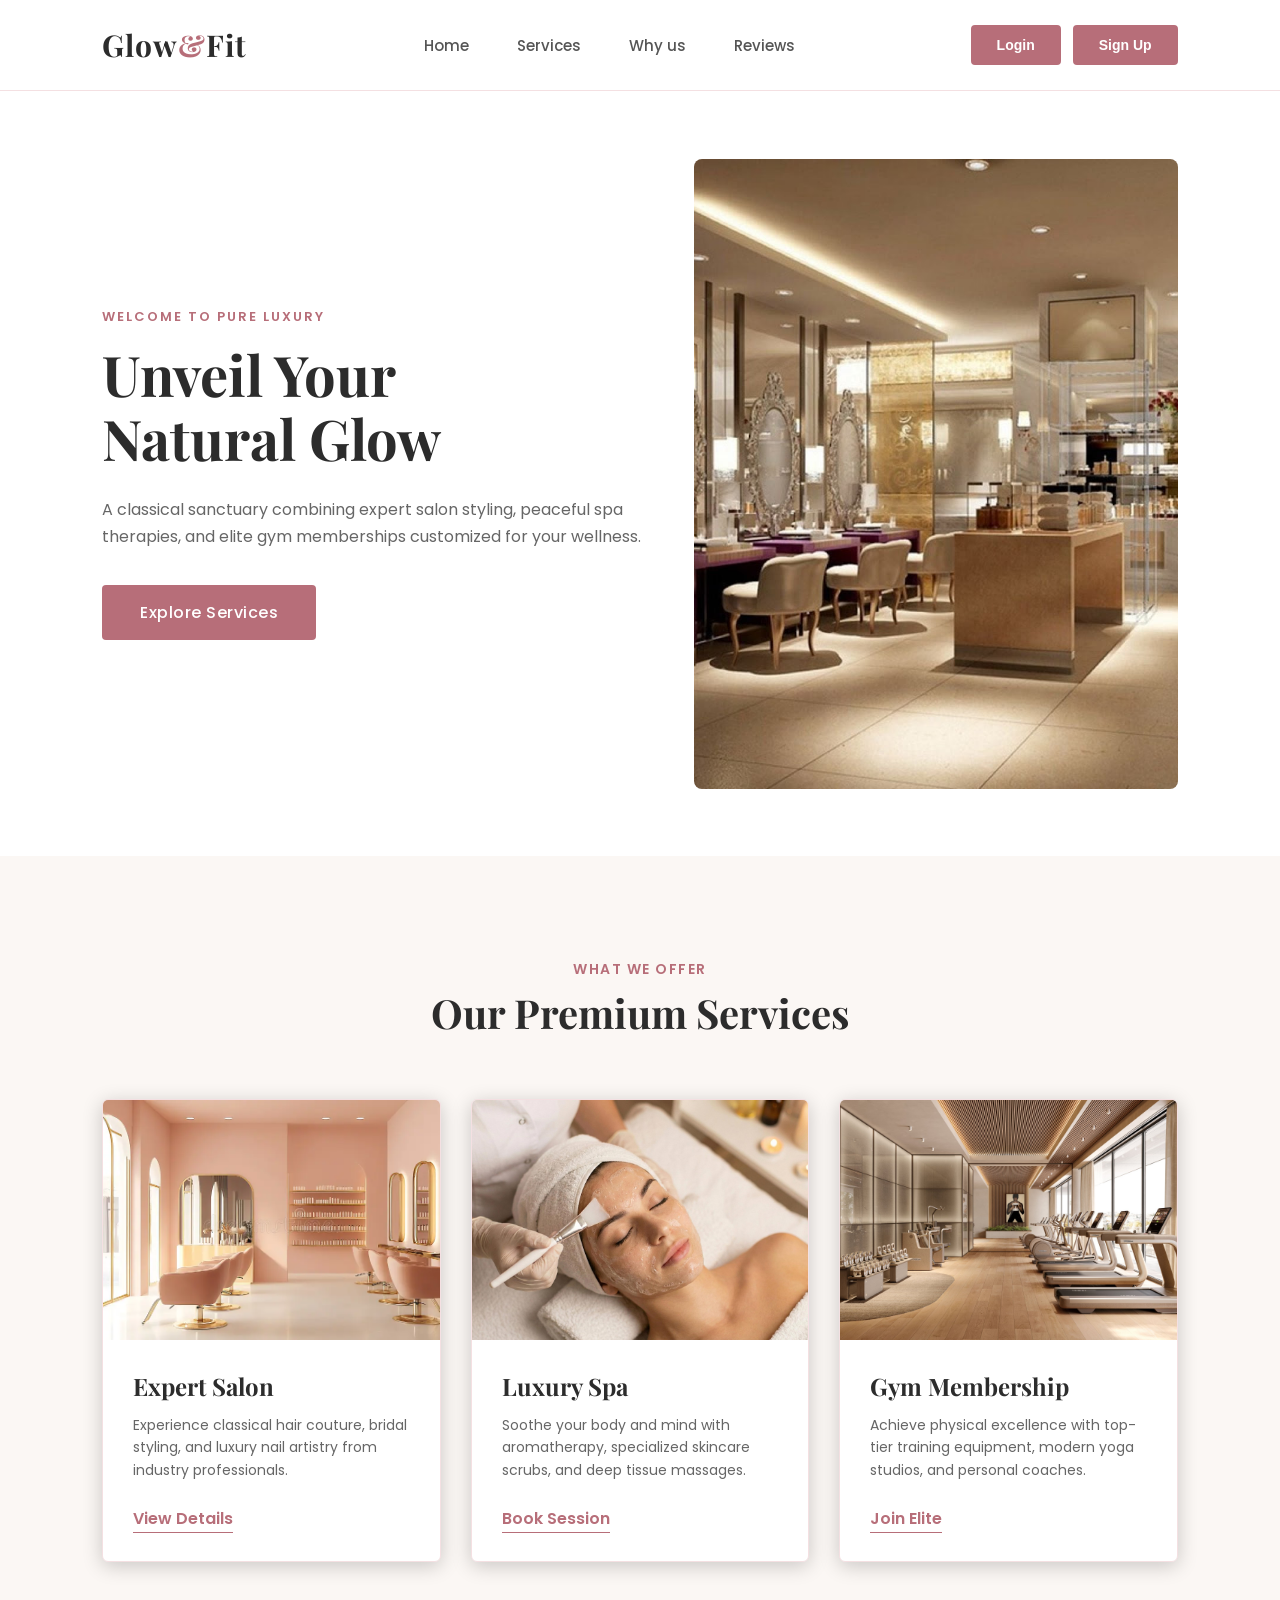
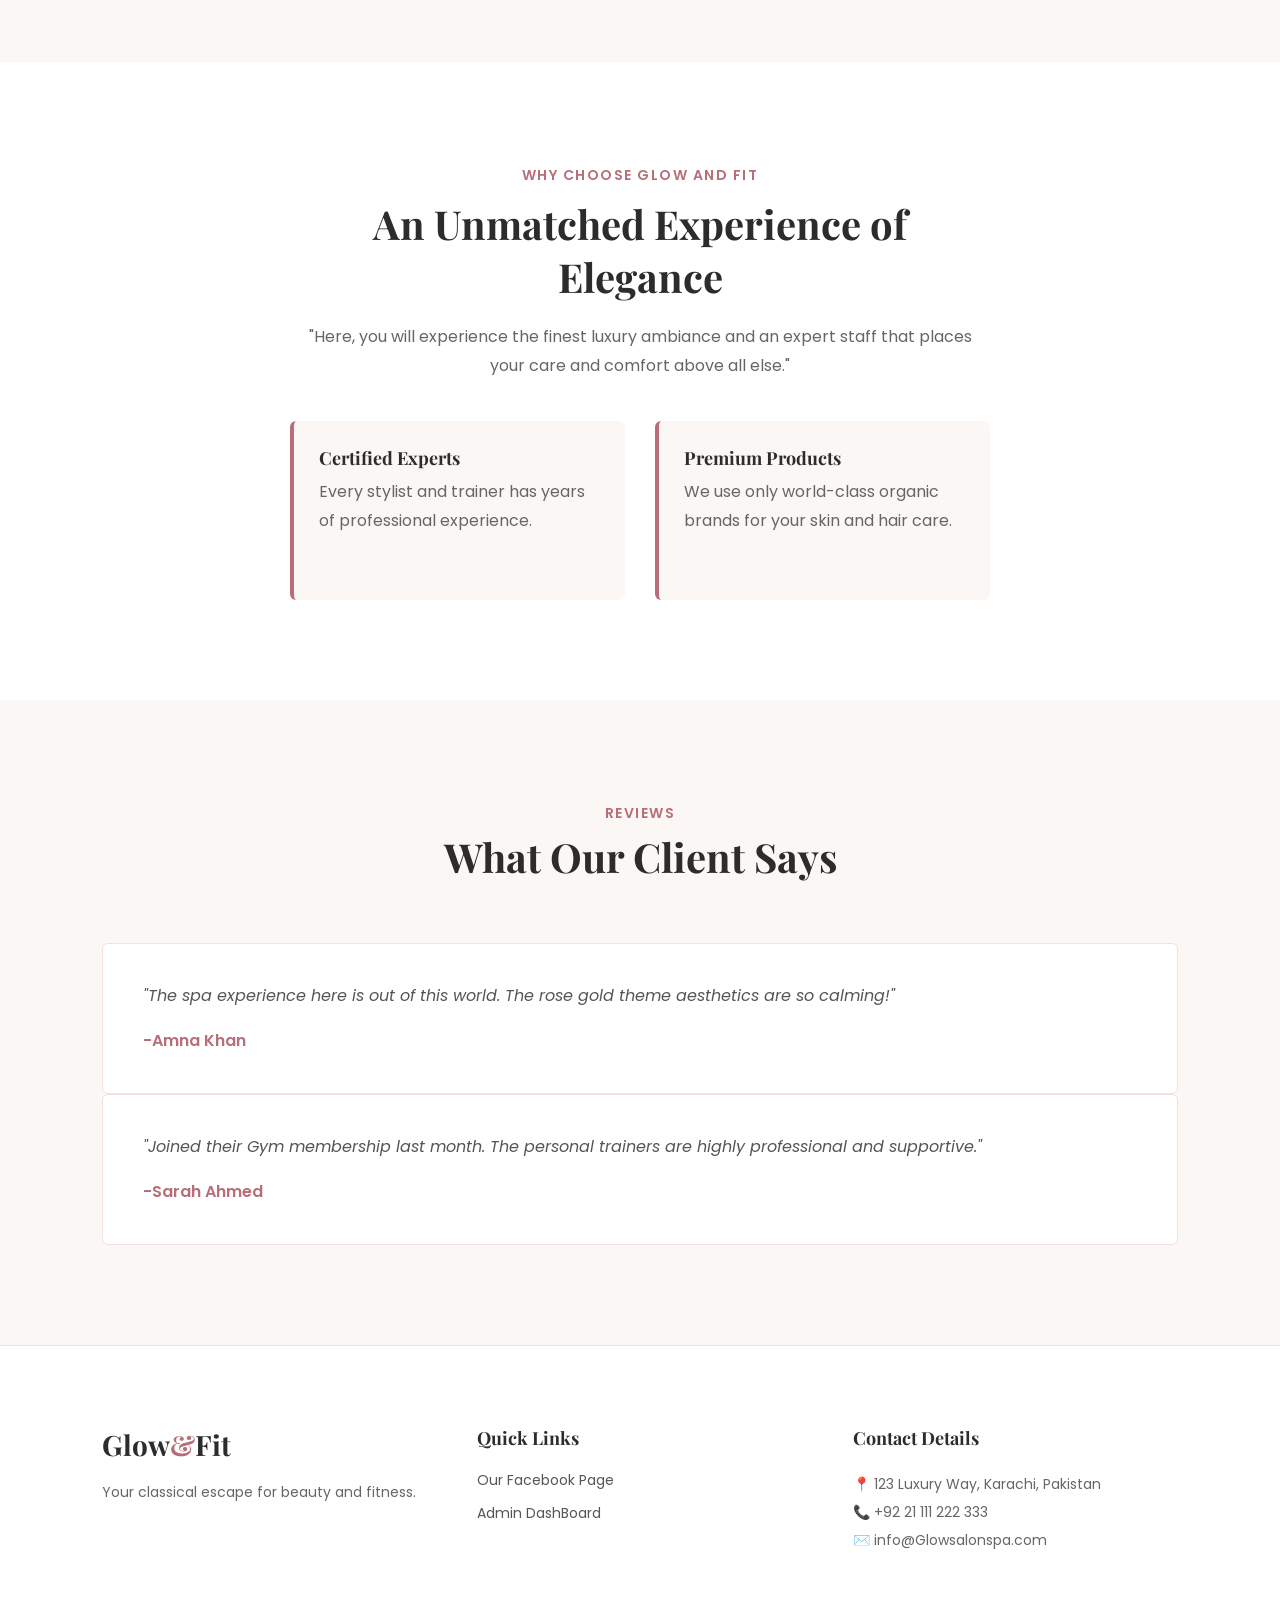
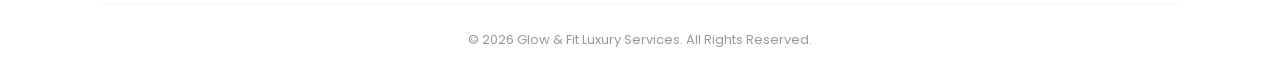
<file: index.html>
<!DOCTYPE html>
<html lang="en">
<head>
    <meta charset="UTF-8">
    <meta name="viewport" content="width=device-width, initial-scale=1.0">
    <title>Glow and Fit | Spa, Salon & Gym</title>
    <link rel="stylesheet" href="style.css">
    <link href="https://fonts.googleapis.com/css2?family=Playfair+Display:ital,wght=0,400..900;1,400..900&family=Poppins:wght=300;400;500;600&display=swap" rel="stylesheet">
</head>
<body>

<div class="custom-preloader" id="preloader">
    <div class="preloader-content">Glow<span>&</span>Fit</div>
</div>

<header class="navbar">
    <div class="logo">Glow<span>&</span>Fit</div>
    <nav class="nav-links">
        <a href="#home">Home</a>  
        <a href="#services">Services</a>
        <a href="#why-choose-us">Why us</a> 
        <a href="#testimonials">Reviews</a>
    </nav>
    <div class="nav-auth-btns">
        <button id="loginBtn" class="btn-login">Login</button>
        <button id="signupBtn" class="btn-signup">Sign Up</button>
    </div>
</header>

<section id="home" class="hero">
    <div class="hero-content">
        <span class="hero-tagline">Welcome to Pure Luxury</span> 
        <h1>Unveil Your <br>Natural Glow</h1>
        <p>A classical sanctuary combining expert salon styling, peaceful spa therapies, and elite gym memberships customized for your wellness.</p>
        <a href="#services" class="btn-cta">Explore Services</a>
    </div>
    <div class="hero-img-container">
        <div class="hero-main-img"></div>
    </div>
</section>

<section id="services" class="services-container">
    <div class="section-title">
        <span>What We Offer</span>
        <h2>Our Premium Services</h2>
    </div>
    <div class="services-grid">
        <div class="service-card">
            <div class="card-image salon-img"></div>
            <div class="card-content">
                <h3>Expert Salon</h3>
                <p>Experience classical hair couture, bridal styling, and luxury nail artistry from industry professionals.</p>
                <a href="#" class="card-link">View Details</a>
            </div>
        </div>  
        <div class="service-card">
            <div class="card-image spa-img"></div>
            <div class="card-content">
                <h3>Luxury Spa</h3>
                <p>Soothe your body and mind with aromatherapy, specialized skincare scrubs, and deep tissue massages.</p>
                <a href="#" class="card-link">Book Session </a>
            </div>
        </div>
        <div class="service-card">
            <div class="card-image gym-img"></div>
            <div class="card-content">
                <h3>Gym Membership</h3>
                <p>Achieve physical excellence with top-tier training equipment, modern yoga studios, and personal coaches.</p>
                <a href="#" class="card-link">Join Elite</a>
            </div>
        </div>
    </div>
</section>

<section id="why-choose-us" class="why-us-container">
    <div class="why-us-content">
        <span>Why choose Glow and Fit</span>
        <h2>An Unmatched Experience of Elegance</h2>
        <p>"Here, you will experience the finest luxury ambiance and an expert staff that places your care and comfort above all else."</p>
        <div class="features-list">
            <div class="feature-item">
                <h4>Certified Experts</h4>
                <p>Every stylist and trainer has years of professional experience.</p>
            </div>
            <div class="feature-item">
                <h4>Premium Products</h4>
                <p>We use only world-class organic brands for your skin and hair care.</p>
            </div>
        </div>
    </div>
</section>

<section id="testimonials" class="testimonails-container">
    <div class="section-title">
        <span>Reviews</span>
        <h2>What Our Client Says</h2>
    </div>
    <div class="testimonials-grid">
        <div class="testimonial-card">
            <p class="review-text">"The spa experience here is out of this world. The rose gold theme aesthetics are so calming!"</p>
            <h4 class="cleint-name">-Amna Khan</h4>
        </div>
        <div class="testimonial-card">
            <p class="review-text">"Joined their Gym membership last month. The personal trainers are highly professional and supportive."</p>
            <h4 class="cleint-name">-Sarah Ahmed</h4> 
        </div>
    </div>
</section>

<footer class="footer">
    <div class="footer-grid">
        <div class="footer-box">
            <h3 class="footer-logo">Glow<span>&</span>Fit</h3>
            <p>Your classical escape for beauty and fitness.</p>
        </div>
        <div class="footer-box">
            <h4>Quick Links</h4>
            <a href="https://www.facebook.com" target="_blank">Our Facebook Page</a>
            <a href="Dashboard.html">Admin DashBoard</a>
        </div>
        <div class="footer-box">
            <h4>Contact Details</h4>
            <p>📍 123 Luxury Way, Karachi, Pakistan</p>
            <p>📞 +92 21 111 222 333</p>
            <p>✉️ info@Glowsalonspa.com</p>
        </div>
    </div>
    <div class="footer-bottom">
        <p>&copy; 2026 Glow & Fit Luxury Services. All Rights Reserved.</p> 
    </div>
</footer>

<div class="login-overlay" id="authModal">
    <div class="login-modal-box">
        <span class="close-btn" id="closeModal">&times;</span>
        
        <div class="modal-header">
            <h2 class="logo">Glow<span>&</span>Fit</h2>
            <div class="auth-tabs">
                <button class="tab-btn active" id="loginTab">Login</button>
                <button class="tab-btn" id="signupTab">Sign Up</button>
            </div>
        </div>

        <form id="loginForm" class="modal-form">
            <div class="input-field">
                <label>Email Address</label>
                <input type="email" id="loginEmail" placeholder="example@mail.com" required>
            </div>
            <div class="input-field">
                <label>Password</label>
                <input type="password" id="loginPassword" placeholder="••••••••" required>
            </div>
            <div class="error-msg" id="loginError"></div>
            <button type="submit" class="btn-submit">Login Now</button>
        </form>

        <form id="signupForm" class="modal-form style-hidden">
            <div class="input-field">
                <label>Username</label>
                <input type="text" id="signupUser" placeholder="Your Full Name" required>
            </div>
            <div class="input-field">
                <label>Email Address</label>
                <input type="email" id="signupEmail" placeholder="example@mail.com" required>
            </div>
            <div class="input-field">
                <label>Address</label>
                <input type="text" id="signupAddress" placeholder="Your City/Address" required>
            </div>
            <div class="input-field">
                <label>Password</label>
                <input type="password" id="signupPassword" placeholder="••••••••" required>
            </div>
            <div class="error-msg success" id="signupSuccess"></div>
            <button type="submit" class="btn-submit">Register Now</button>
        </form>
    </div>
</div>

<script>
    // PRELOADER TIMEOUT LOGIC
    window.addEventListener('DOMContentLoaded', () => {
        const preloader = document.getElementById('preloader');
        setTimeout(() => {
            preloader.classList.add('fade-out');
        }, 1500); // 1500 milliseconds = 1.5 Seconds delay
    });

    const authModal = document.getElementById('authModal');
    const loginBtn = document.getElementById('loginBtn');
    const signupBtn = document.getElementById('signupBtn');
    const closeModal = document.getElementById('closeModal');

    const loginTab = document.getElementById('loginTab');
    const signupTab = document.getElementById('signupTab');
    const loginForm = document.getElementById('loginForm');
    const signupForm = document.getElementById('signupForm');

    const loginError = document.getElementById('loginError');
    const signupSuccess = document.getElementById('signupSuccess');

    // Modal behavior open/close
    loginBtn.addEventListener('click', () => {
        authModal.style.display = 'flex';
        switchTab('login');
    });

    signupBtn.addEventListener('click', () => {
        authModal.style.display = 'flex';
        switchTab('signup');
    });

    closeModal.addEventListener('click', () => {
        authModal.style.display = 'none';
        clearMessages();
    });

    window.addEventListener('click', (e) => {
        if (e.target === authModal) {
            authModal.style.display = 'none';
            clearMessages();
        }
    });

    // Tab Switching functionality
    loginTab.addEventListener('click', () => switchTab('login'));
    signupTab.addEventListener('click', () => switchTab('signup'));

    function switchTab(type) {
        clearMessages();
        if (type === 'login') {
            loginTab.classList.add('active');
            signupTab.classList.remove('active');
            loginForm.classList.remove('style-hidden');
            signupForm.classList.add('style-hidden');
        } else {
            signupTab.classList.add('active');
            loginTab.classList.remove('active');
            signupForm.classList.remove('style-hidden');
            loginForm.classList.add('style-hidden');
        }
    }

    function clearMessages() {
        loginError.innerText = '';
        signupSuccess.innerText = '';
        signupSuccess.classList.remove('error-text');
    }

    // ========================================================
    // LOGIC CODE: UPDATED BACKEND SIMULATION USING LOCALSTORAGE
    // ========================================================

    signupForm.addEventListener('submit', (e) => {
        e.preventDefault();
        
        const username = document.getElementById('signupUser').value.trim();
        const email = document.getElementById('signupEmail').value.trim().toLowerCase();
        const address = document.getElementById('signupAddress').value.trim();
        const password = document.getElementById('signupPassword').value;

        let users = JSON.parse(localStorage.getItem('glowFitUsers')) || [];

        // Check if email already registered
        const userExists = users.some(user => user.email === email);

        if (userExists) {
            signupSuccess.innerText = '❌ This Email is already registered! Please Login.';
            signupSuccess.classList.add('error-text');
            return;
        }

        // Add new user data object
        users.push({ username, email, address, password });
        localStorage.setItem('glowFitUsers', JSON.stringify(users));

        // Current register hone wale user ka naam save ho raha hai
        localStorage.setItem('userName', username);

        signupSuccess.classList.remove('error-text');
        signupSuccess.innerText = '✅ Registration Successful! Redirecting to Dashboard...';
        signupForm.reset();

        setTimeout(() => {
            window.location.href = 'Dashboard.html';
        }, 1500);
    });

    loginForm.addEventListener('submit', (e) => {
        e.preventDefault();

        const email = document.getElementById('loginEmail').value.trim().toLowerCase();
        const password = document.getElementById('loginPassword').value;

        let users = JSON.parse(localStorage.getItem('glowFitUsers')) || [];

        // Find user by email and password match
        const validUser = users.find(user => user.email === email && user.password === password);

        if (validUser) {
            loginError.innerText = '';

            // Login hone wale correct user ka actual naam memory me save ho raha hai
            localStorage.setItem('userName', validUser.username);
            
            window.location.href = 'Dashboard.html';
        } else {
            loginError.innerText = '❌ Invalid Email or Password. Please Sign Up if you are a new user!';
        }
    });
</script>

</body>
</html>
</file>
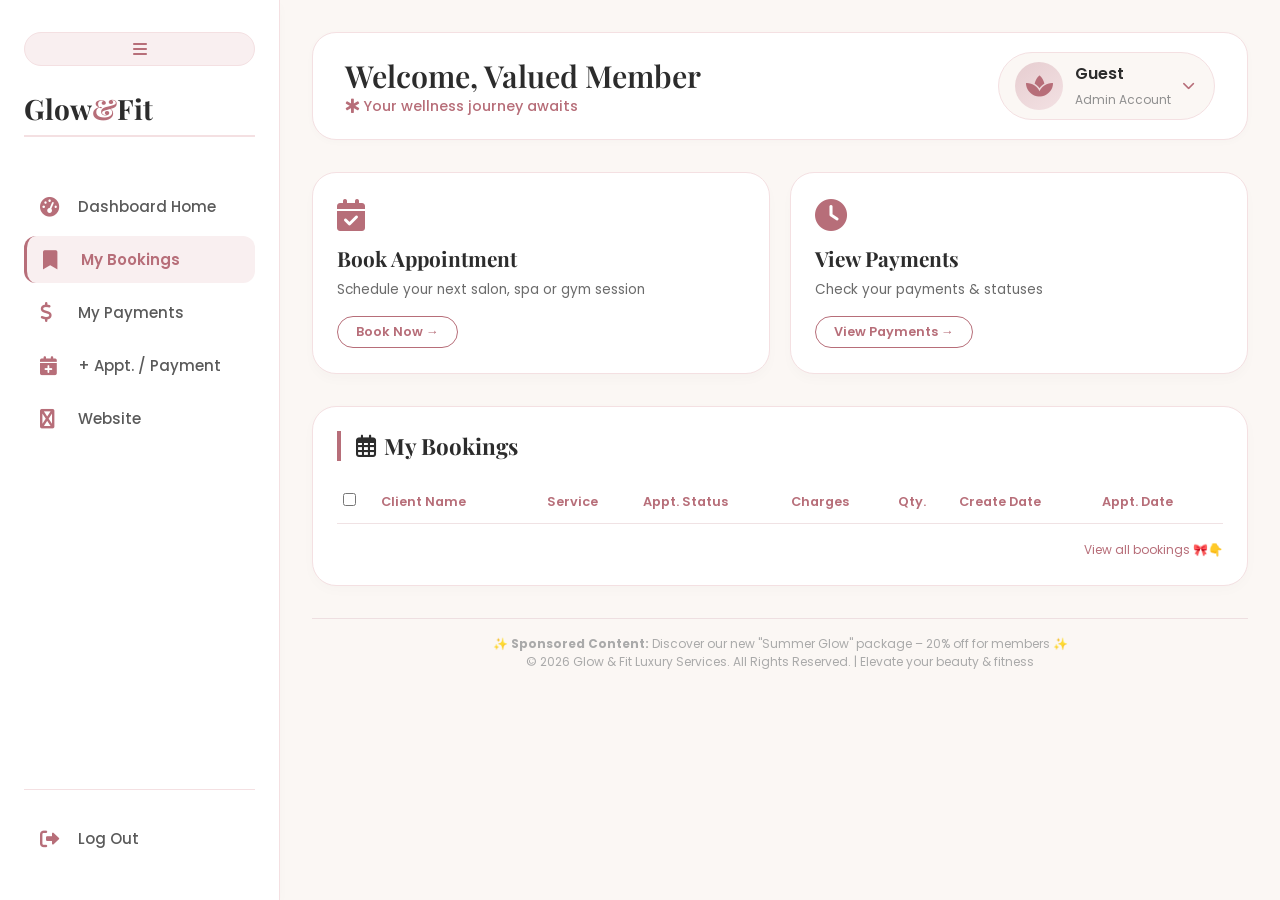
<file: BookingDashboard.html>
<!DOCTYPE html>
<html lang="en">
<head>
    <meta charset="UTF-8">
    <meta name="viewport" content="width=device-width, initial-scale=1.0, user-scalable=yes">
    <title>Glow & Fit | Client Dashboard</title>
    <link rel="stylesheet" href="Dashboard.css">
    <link rel="stylesheet" href="Form.css">
    <link href="https://fonts.googleapis.com/css2?family=Playfair+Display:ital,wght@0,400..900;1,400..900&family=Poppins:wght@300;400;500;600;700&display=swap" rel="stylesheet">
    <link rel="stylesheet" href="https://cdnjs.cloudflare.com/ajax/libs/font-awesome/6.0.0-beta3/css/all.min.css">
</head>

<body>
<div class="dashboard-wrapper">
    
    <!-- SIDEBAR -->
    <aside class="sidebar">
        <button id="toggleSidebar" class="toggle-btn-inner">
            <i class="fas fa-bars"></i>
        </button>
        <div class="sidebar-logo">Glow<span>&</span>Fit</div>
        <ul class="nav-menu">
            <li><a href="Dashboard.html" class="nav-item"><i class="fas fa-tachometer-alt"></i> Dashboard Home</a></li>
            <li><a href="BookingDashboard.html" class="nav-item active"><i class="fas fa-bookmark"></i> My Bookings</a></li>
            <li><a href="PaymentDashboard.html" class="nav-item"><i class="fa fa-usd"></i>My Payments</a></li>
            <li><a href="#" class="nav-item bookNowBtn"><i class="fas fa-calendar-plus"></i>+ Appt. / Payment</a></li>
            <li><a href="index.html" class="nav-item"><i class="fa fa-internet-explorer"></i> Website</a></li>
        </ul>
        <div class="logout-item">
            <a href="#" class="nav-item log-out-btn-sidebar"><i class="fas fa-sign-out-alt"></i> Log Out</a>
        </div>
    </aside>

    <!-- MAIN CONTENT -->
    <main class="main-dashboard">
        <!-- Mobile Top Nav Bar -->
        <div class="mobile-nav-bar">
            <button id="openMobileSidebar" class="mobile-toggle-btn">
                <i class="fas fa-bars"></i> Menu
            </button>
            <div class="mobile-logo">Glow<span>&</span>Fit</div>
        </div>

        <!-- Dashboard Header -->
        <div class="dashboard-header">
            <div class="welcome-area">
               <h1>Welcome, <span id="dynamic-user-name">Sophia Reynolds</span></h1>
                <p><i class="fas fa-star-of-life"></i> Your wellness journey awaits</p>
            </div>
            <div class="profile-section">
                <div class="profile-icon">
                    <i class="fas fa-spa"></i>
                </div>
                <div class="profile-info">
                   <h4 id="dynamic-profile-name">Sophia R.</h4>
                    <span>Admin Account</span>
                </div>
                <i class="fas fa-chevron-down" style="color:#b76e79; font-size: 0.8rem;"></i>
            </div>
        </div>

        <!-- Quick Actions Row -->
        <div class="quick-actions">
            <div class="action-card">
                <i class="fas fa-calendar-check"></i>
                <h3>Book Appointment</h3>
                <p>Schedule your next salon, spa or gym session</p>
                <a href="#" class="action-btn bookNowBtn">Book Now →</a>
            </div>
            <div class="action-card">
                <i class="fas fa-clock"></i>
                <h3>View Payments</h3>
                <p>Check your payments & statuses</p>
                <a href="PaymentDashboard.html" class="action-btn">View Payments →</a>
            </div>
        </div>

        <!-- Dashboard Full Width Columns -->
        <div class="full-width-card">
        <!-- Upcoming Appointments Table -->
        <div class="info-card table-wrapper">
            <h3><i class="far fa-calendar-alt"></i>My Bookings</h3>
            <table class="appointments-table">
			<thead>			
				<tr>
				<th><input type="checkbox"></th>
				<th>Client Name</th>
				<th> </th>
				<th>Service</th>
				<th>Appt. Status</th>
				<th>Charges</th>
				<th>Qty.</th>
				<th>Create Date</th>
				<th>Appt. Date</th>
				</tr>
			</thead>
                    
			<tbody id="bookingTableBody"></tbody>
        
			</table>
                
			<div style="margin-top: 12px; text-align: right;">
                    <a href="BookingDashboard.html" class="card-link">View all bookings 🎀👇</a></div>
        </div>
		</div>
     
        <!-- Footer -->
        <div class="dashboard-footer">
            <p>✨ <strong>Sponsored Content:</strong> Discover our new "Summer Glow" package – 20% off for members ✨</p>
            <p>© 2026 Glow & Fit Luxury Services. All Rights Reserved. | Elevate your beauty & fitness</p>
        </div>
    </main>
</div>



<!-- LOGOUT MODAL -->
<div id="logoutModal" class="modal-overlay">
    <div class="logout-card">
        <div class="card-icon">
            <i class="fas fa-sign-out-alt"></i>
        </div>
        <h2>Are you sure you want to log out?</h2>
        <p>You will need to login again to access your Glow & Fit dashboard.</p>
        <div class="modal-buttons">
            <button id="confirmLogout" class="btn-yes">Yes, Log Out</button>
            <button id="cancelLogout" class="btn-no">No, Stay</button>
        </div>
    </div>
</div>



<!-- NEW BOOKING FORM + Calculator --->
<!-- NEW BOOKING FORM + Calculator --->

<div class="login-overlay" id="loginModal">
    		<div class="booking-modal">

        		<span class="close-btn" id="closeModal">&times;</span>

        		<div class="modal-header">
           			<h2 class="logo">Glow<span>&</span>Fit</h2>
            			<p>Register New Payment / Book New Appointment</p>
        		</div>

        	<form action="BookingDashboard.html" class="modal-form" id="bookingForm">

            		<!-- Client -->
            	<div class="input-group">
                <label>Client Name</label>
                <input type="text" id="clientName" placeholder="Client Full Name">
                </div>

            		<!-- Dates -->
            		<div class="row">
                		<div class="input-group">
                    		<label>Create Date</label>
                    		<input type="date" id="createDate">
                	    </div>

                	     <div class="input-group">
                    		<label>Appointment Date</label>
                    		<input type="date" id="appointmentDate">
                	     </div>

						<div class="input-group">
                    		<label>Payment Date</label>
                    		<input type="date" id="paymentDate">
                	     </div>
            		</div>

            		<!-- Services -->
					
            	<div class="service-section">
    				<h4>Services Requested</h4>
    				<div class="service-item">
        				<label><input type="checkbox" class="service-checkbox" data-price="100">Haircut ($100)</label>
        				<input type="number" class="service-qty" placeholder="Qty" min="1" value="1" disabled>
    				</div>

    				<div class="service-item">
        				<label><input type="checkbox" class="service-checkbox" data-price="105">Sauna Therapy ($105)</label>
        				<input type="number" class="service-qty" placeholder="Qty" min="1" value="1" disabled>
    				</div>

    				<div class="service-item">
        				<label><input type="checkbox" class="service-checkbox" data-price="105">Red Light Therapy ($105)</label>
        				<input type="number" class="service-qty" placeholder="Qty" min="1" value="1" disabled>
    				</div>

    				<div class="service-item">
        				<label><input type="checkbox" class="service-checkbox" data-price="115">Facial Treatment ($115)</label>
        				<input type="number" class="service-qty" placeholder="Qty" min="1" value="1" disabled>
    				</div>

    				<div class="service-item">
        				<label><input type="checkbox" class="service-checkbox" data-price="500">Gym Subscription - Quarterly ($500)</label>
        				<input type="number" class="service-qty" placeholder="Qty" min="1" value="1" disabled>
    				</div>

    				<div class="service-item">
        				<label><input type="checkbox" class="service-checkbox" data-price="500">Aerobic Subscription - Quarterly ($500)</label>
        				<input type="number" class="service-qty" placeholder="Qty" min="1" value="1" disabled>
    				</div>
				</div>
            		
				
				<!-- Statuses -->

            		<div class="row">

                	<div class="radio-box">
                    	<h4>Payment Status</h4>

                    		<label><input type="radio" name="payment" value="Received"> Received</label>

       				        <label><input type="radio" name="payment" value="Pending"> Pending</label>

							<label><input type="radio" name="payment" value="Cancelled"> Cancelled</label>
                	</div>

                	<div class="radio-box">
                    	<h4>Appointment Status</h4>

                    		<label><input type="radio" name="appointment" value="Upcoming"> Upcoming</label>

                    		<label><input type="radio" name="appointment" value="Completed"> Completed</label>

                    		<label><input type="radio" name="appointment" value="Cancelled"> Cancelled</label>
                	</div>

           	 	</div>

            		<!-- Charges -->

            		<div class="charges-box">

                	<h4>Your Bill</h4>

                	<div class="row">
                    		<div class="input-group">
                        		<label>Price</label>
                        		<input type="number" id="Price">
                    		</div>

                    		<div class="input-group">
                        		<label>Quantity</label>
                        		<input type="number" id="Quantity">
                    		</div>
                	</div>

                	<div class="result">
                    		Total: $<span id="Total">0.00</span>
                	</div>

            		</div>

            		<button type="submit" class="btn-submit">Submit</button>

        	</form>

    		</div>
</div>   


<script src="Dashboard.js"></script>

</body>
</html>
</file>
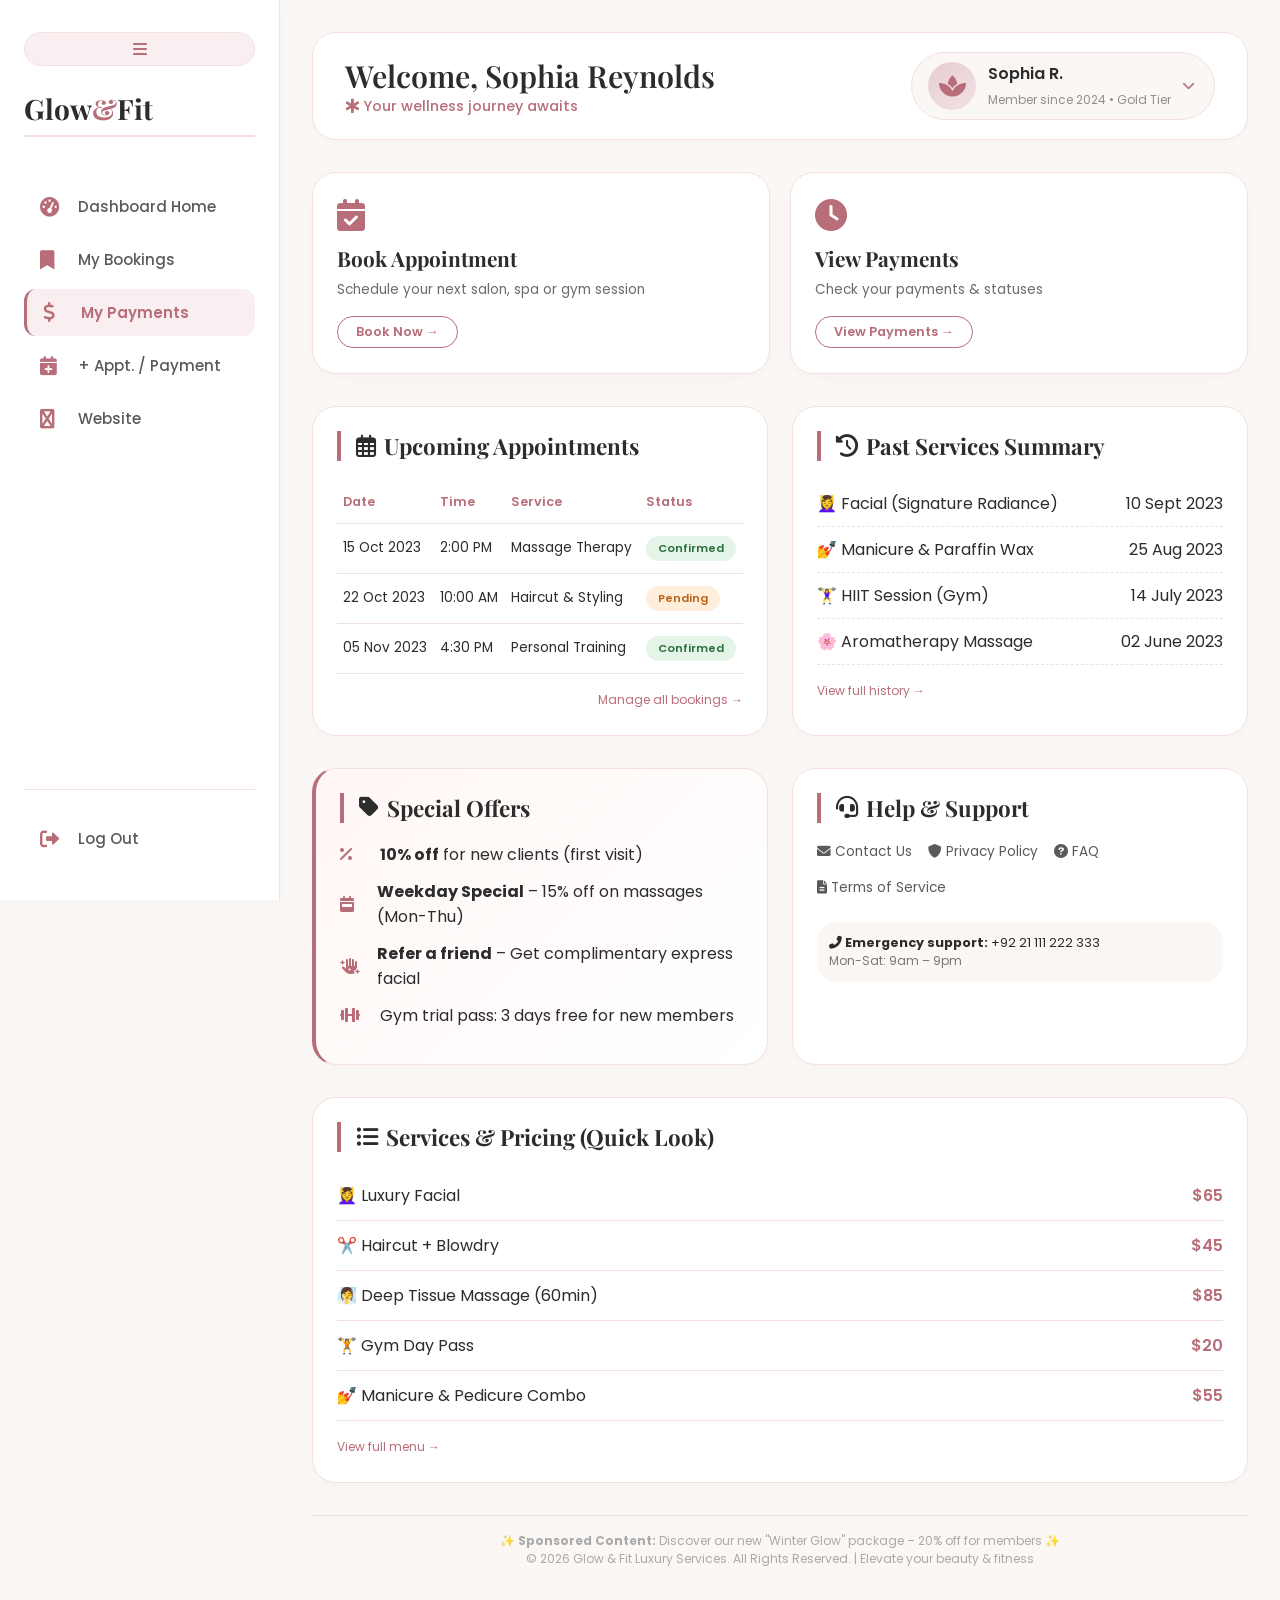
<file: dashboard.html>
<!DOCTYPE html>
<html lang="en">
<head>
    <meta charset="UTF-8">
    <meta name="viewport" content="width=device-width, initial-scale=1.0, user-scalable=yes">
    <title>Glow & Fit | Client Dashboard</title>
    <link rel="stylesheet" href="Dashboard.css">
    <link href="https://fonts.googleapis.com/css2?family=Playfair+Display:ital,wght@0,400..900;1,400..900&family=Poppins:wght@300;400;500;600;700&display=swap" rel="stylesheet">
    <link rel="stylesheet" href="https://cdnjs.cloudflare.com/ajax/libs/font-awesome/6.0.0-beta3/css/all.min.css">
</head>
<body>
<div class="dashboard-wrapper">
    
    <!-- SIDEBAR -->
    <aside class="sidebar">
        <button id="toggleSidebar" class="toggle-btn-inner">
            <i class="fas fa-bars"></i>
        </button>
        <div class="sidebar-logo">Glow<span>&</span>Fit</div>
        <ul class="nav-menu">
            <li><a href="dashboard.html" class="nav-item"><i class="fas fa-tachometer-alt"></i> Dashboard Home</a></li>
            <li><a href="BookingDashboard.html" class="nav-item"><i class="fas fa-bookmark"></i> My Bookings</a></li>
            <li><a href="PaymentDashboard.html" class="nav-item active"><i class="fa fa-usd"></i>My Payments</a></li>
            <li><a href="#" class="nav-item bookNowBtn"><i class="fas fa-calendar-plus"></i>+ Appt. / Payment</a></li>
            <li><a href="index.html" class="nav-item"><i class="fa fa-internet-explorer"></i> Website</a></li>
        </ul>
        <div class="logout-item">
            <a href="#" class="nav-item log-out-btn-sidebar"><i class="fas fa-sign-out-alt"></i> Log Out</a>
        </div>
    </aside>

    <!-- MAIN CONTENT -->
    <main class="main-dashboard">
        <!-- Mobile Top Nav Bar -->
        <div class="mobile-nav-bar">
            <button id="openMobileSidebar" class="mobile-toggle-btn">
                <i class="fas fa-bars"></i> Menu
            </button>
            <div class="mobile-logo">Glow<span>&</span>Fit</div>
        </div>

        <!-- Dashboard Header -->
        <div class="dashboard-header">
            <div class="welcome-area">
                <h1>Welcome, Sophia Reynolds</h1>
                <p><i class="fas fa-star-of-life"></i> Your wellness journey awaits</p>
            </div>
            <div class="profile-section">
                <div class="profile-icon">
                    <i class="fas fa-spa"></i>
                </div>
                <div class="profile-info">
                    <h4>Sophia R.</h4>
                    <span>Member since 2024 • Gold Tier</span>
                </div>
                <i class="fas fa-chevron-down" style="color:#b76e79; font-size: 0.8rem;"></i>
            </div>
        </div>

        <!-- Quick Actions Row -->
        <div class="quick-actions">
            <div class="action-card">
                <i class="fas fa-calendar-check"></i>
                <h3>Book Appointment</h3>
                <p>Schedule your next salon, spa or gym session</p>
                <a href="#" class="action-btn bookNowBtn">Book Now →</a>
            </div>
            <div class="action-card">
                <i class="fas fa-clock"></i>
                <h3>View Payments</h3>
                <p>Check your payments & statuses</p>
                <a href="PaymentDashboard.html" class="action-btn">View Payments →</a>
            </div>
        </div>

        <!-- Dashboard Grid 2 Columns -->
        <div class="dashboard-grid">
            <!-- Upcoming Appointments Table -->
            <div class="info-card">
                <h3><i class="far fa-calendar-alt"></i> Upcoming Appointments</h3>
                <table class="appointments-table">
                    <thead>
                        <tr><th>Date</th><th>Time</th><th>Service</th><th>Status</th></tr>
                    </thead>
                    <tbody>
                        <tr>
                            <td>15 Oct 2023</td>
                            <td>2:00 PM</td>
                            <td>Massage Therapy</td>
                            <td><span class="status-badge">Confirmed</span></td>
                        </tr>
                        <tr>
                            <td>22 Oct 2023</td>
                            <td>10:00 AM</td>
                            <td>Haircut & Styling</td>
                            <td><span class="status-badge status-pending">Pending</span></td>
                        </tr>
                        <tr>
                            <td>05 Nov 2023</td>
                            <td>4:30 PM</td>
                            <td>Personal Training</td>
                            <td><span class="status-badge">Confirmed</span></td>
                        </tr>
                    </tbody>
                </table>
                <div style="margin-top: 12px; text-align: right;">
                    <a href="BookingDashboard.html" class="card-link">Manage all bookings →</a>
                </div>
            </div>

            <!-- Past Services Summary -->
            <div class="info-card past-services-summary">
                <h3><i class="fas fa-history"></i> Past Services Summary</h3>
                <div class="past-item"><span>💆‍♀️ Facial (Signature Radiance)</span><span>10 Sept 2023</span></div>
                <div class="past-item"><span>💅 Manicure & Paraffin Wax</span><span>25 Aug 2023</span></div>
                <div class="past-item"><span>🏋️‍♀️ HIIT Session (Gym)</span><span>14 July 2023</span></div>
                <div class="past-item"><span>🌸 Aromatherapy Massage</span><span>02 June 2023</span></div>
                <div style="margin-top: 12px;"><a href="PaymentDashboard.html" class="card-link">View full history →</a></div>
            </div>
        </div>

        <!-- Second Row: Special Offers & Help -->
        <div class="dashboard-grid">
            <div class="info-card special-offers">
                <h3><i class="fas fa-tag"></i> Special Offers</h3>
                <div class="offer-item"><i class="fas fa-percent"></i> <span><strong>10% off</strong> for new clients (first visit)</span></div>
                <div class="offer-item"><i class="fas fa-calendar-week"></i> <span><strong>Weekday Special</strong> – 15% off on massages (Mon-Thu)</span></div>
                <div class="offer-item"><i class="fas fa-hand-sparkles"></i> <span><strong>Refer a friend</strong> – Get complimentary express facial</span></div>
                <div class="offer-item"><i class="fas fa-dumbbell"></i> <span>Gym trial pass: 3 days free for new members</span></div>
            </div>

            <div class="info-card">
                <h3><i class="fas fa-headset"></i> Help & Support</h3>
                <div class="help-links">
                    <a href="#"><i class="fas fa-envelope"></i> Contact Us</a>
                    <a href="#"><i class="fas fa-shield-alt"></i> Privacy Policy</a>
                    <a href="#"><i class="fas fa-question-circle"></i> FAQ</a>
                    <a href="#"><i class="fas fa-file-alt"></i> Terms of Service</a>
                </div>
                <div style="margin-top: 24px; background:#fbf7f4; border-radius: 20px; padding: 12px;">
                    <p style="font-size: 0.8rem;"><i class="fas fa-phone-alt"></i> <strong>Emergency support:</strong> +92 21 111 222 333</p>
                    <p style="font-size: 0.75rem; color:#777;">Mon-Sat: 9am – 9pm</p>
                </div>
            </div>
        </div>

        <!-- Services & Pricing Section -->
        <div class="info-card full-width-card">
            <h3><i class="fas fa-list-ul"></i> Services & Pricing (Quick Look)</h3>
            <ul class="services-list">
                <li><span>💆‍♀️ Luxury Facial</span><span class="service-price">$65</span></li>
                <li><span>✂️ Haircut + Blowdry</span><span class="service-price">$45</span></li>
                <li><span>🧖‍♀️ Deep Tissue Massage (60min)</span><span class="service-price">$85</span></li>
                <li><span>🏋️ Gym Day Pass</span><span class="service-price">$20</span></li>
                <li><span>💅 Manicure & Pedicure Combo</span><span class="service-price">$55</span></li>
            </ul>
            <div style="margin-top: 12px;"><a href="#" class="card-link">View full menu →</a></div>
        </div>

        <!-- Footer -->
        <div class="dashboard-footer">
            <p>✨ <strong>Sponsored Content:</strong> Discover our new "Winter Glow" package – 20% off for members ✨</p>
            <p>© 2026 Glow & Fit Luxury Services. All Rights Reserved. | Elevate your beauty & fitness</p>
        </div>
    </main>
</div>

<!-- LOGOUT MODAL -->
<div id="logoutModal" class="modal-overlay">
    <div class="logout-card">
        <div class="card-icon">
            <i class="fas fa-sign-out-alt"></i>
        </div>
        <h2>Are you sure you want to log out?</h2>
        <p>You will need to login again to access your Glow & Fit dashboard.</p>
        <div class="modal-buttons">
            <button id="confirmLogout" class="btn-yes">Yes, Log Out</button>
            <button id="cancelLogout" class="btn-no">No, Stay</button>
        </div>
    </div>
</div>

<script src="Dashboard.js"></script>    
</body>
</html>
</file>
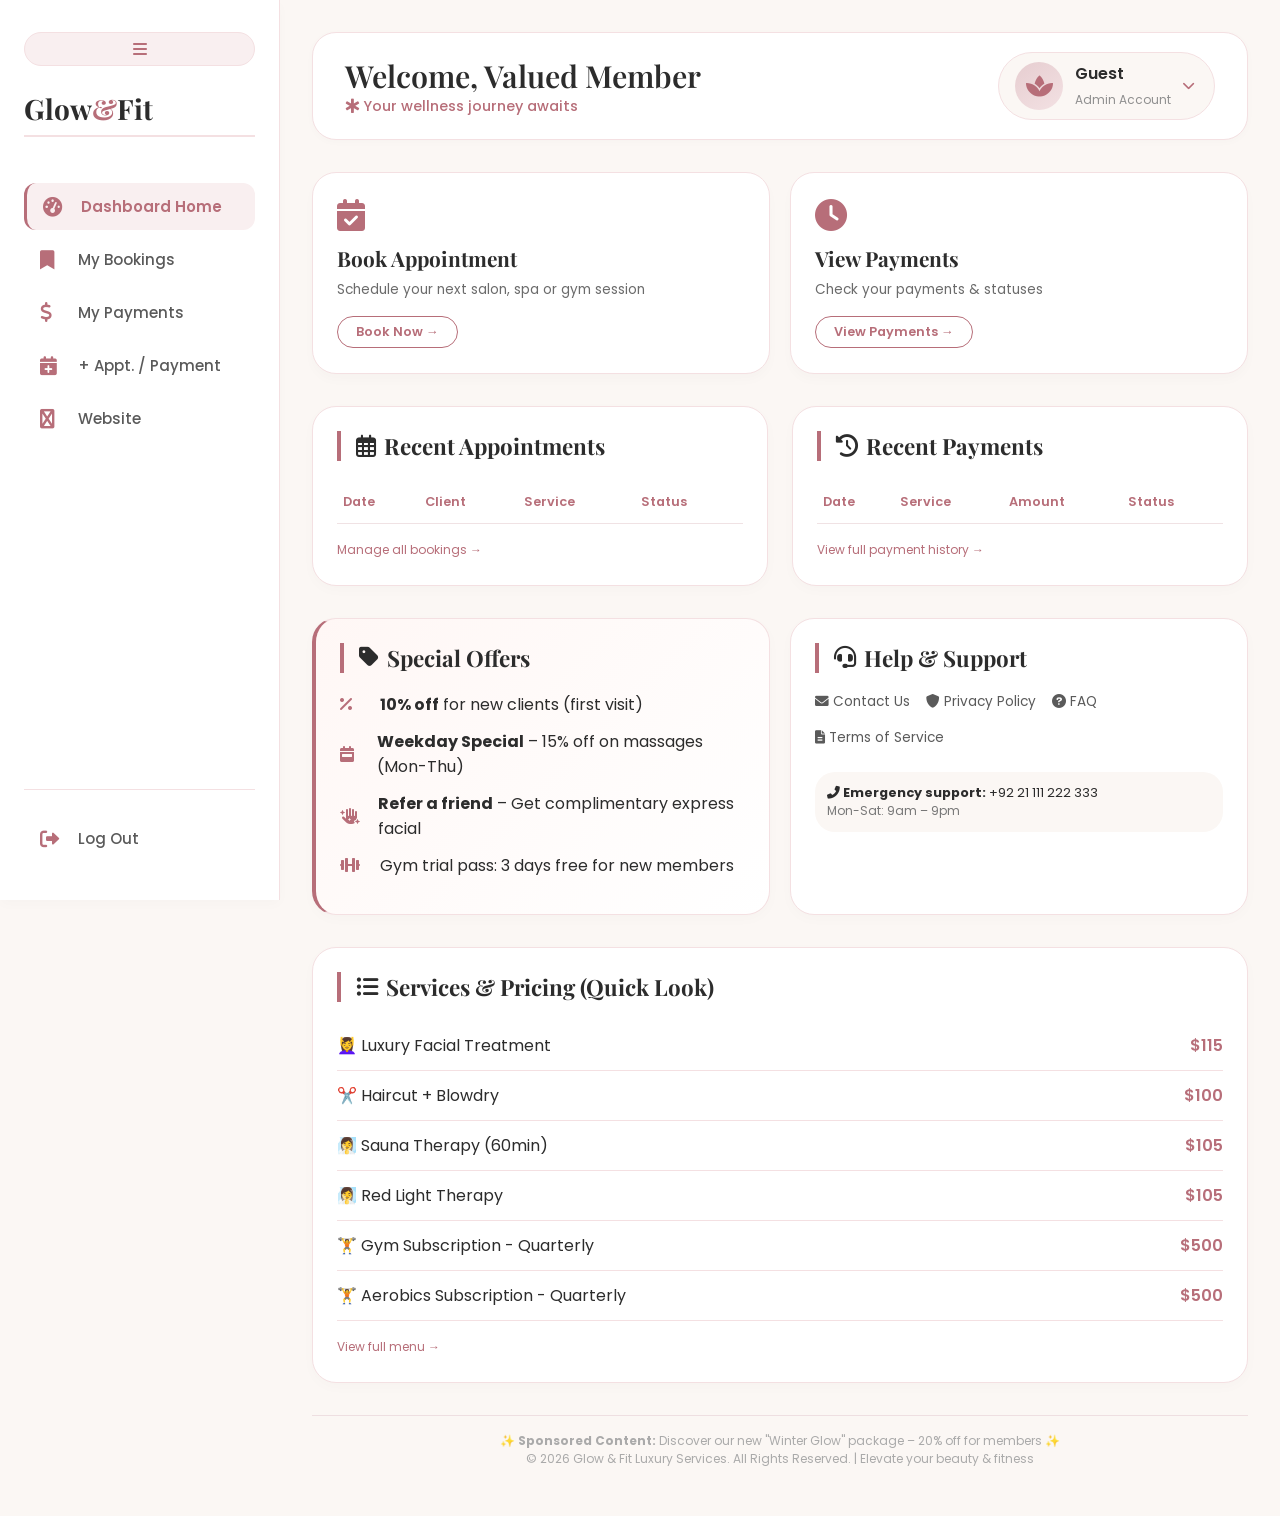
<file: Dashboard.html>
<!DOCTYPE html>
<html lang="en">
<head>
    <meta charset="UTF-8">
    <meta name="viewport" content="width=device-width, initial-scale=1.0, user-scalable=yes">
    <title>Glow & Fit | Client Dashboard</title>
    <link rel="stylesheet" href="Dashboard.css">
    <link rel="stylesheet" href="Form.css">
    <link href="https://fonts.googleapis.com/css2?family=Playfair+Display:ital,wght@0,400..900;1,400..900&family=Poppins:wght@300;400;500;600;700&display=swap" rel="stylesheet">
    <link rel="stylesheet" href="https://cdnjs.cloudflare.com/ajax/libs/font-awesome/6.0.0-beta3/css/all.min.css">
</head>
<body>
<div class="dashboard-wrapper">
    
    <!-- SIDEBAR -->
    <aside class="sidebar">
        <button id="toggleSidebar" class="toggle-btn-inner">
            <i class="fas fa-bars"></i>
        </button>
        <div class="sidebar-logo">Glow<span>&</span>Fit</div>
        <ul class="nav-menu">
            <li><a href="Dashboard.html" class="nav-item active"><i class="fas fa-tachometer-alt"></i> Dashboard Home</a></li>
            <li><a href="BookingDashboard.html" class="nav-item"><i class="fas fa-bookmark"></i> My Bookings</a></li>
            <li><a href="PaymentDashboard.html" class="nav-item"><i class="fa fa-usd"></i>My Payments</a></li>
            <li><a href="#" class="nav-item bookNowBtn"><i class="fas fa-calendar-plus"></i>+ Appt. / Payment</a></li>
            <li><a href="index.html" class="nav-item"><i class="fa fa-internet-explorer"></i> Website</a></li>
        </ul>
        <div class="logout-item">
            <a href="#" class="nav-item log-out-btn-sidebar"><i class="fas fa-sign-out-alt"></i> Log Out</a>
        </div>
    </aside>

    <!-- MAIN CONTENT -->
    <main class="main-dashboard">
        <!-- Mobile Top Nav Bar -->
        <div class="mobile-nav-bar">
            <button id="openMobileSidebar" class="mobile-toggle-btn">
                <i class="fas fa-bars"></i> Menu
            </button>
            <div class="mobile-logo">Glow<span>&</span>Fit</div>
        </div>

        <!-- Dashboard Header -->
        <div class="dashboard-header">
            <div class="welcome-area">
               <h1>Welcome, <span id="dynamic-user-name">Sophia Reynolds</span></h1>
                <p><i class="fas fa-star-of-life"></i> Your wellness journey awaits</p>
            </div>
            <div class="profile-section">
                <div class="profile-icon">
                    <i class="fas fa-spa"></i>
                </div>
               <div class="profile-info">
    <h4 id="dynamic-profile-name">Sophia R.</h4>
    <span>Admin Account</span>
</div>
                <i class="fas fa-chevron-down" style="color:#b76e79; font-size: 0.8rem;"></i>
            </div>
        </div>

        <!-- Quick Actions Row -->
        <div class="quick-actions">
            <div class="action-card">
                <i class="fas fa-calendar-check"></i>
                <h3>Book Appointment</h3>
                <p>Schedule your next salon, spa or gym session</p>
                <a href="#" class="action-btn bookNowBtn">Book Now →</a>
            </div>
            <div class="action-card">
                <i class="fas fa-clock"></i>
                <h3>View Payments</h3>
                <p>Check your payments & statuses</p>
                <a href="PaymentDashboard.html" class="action-btn">View Payments →</a>
            </div>
        </div>

        <!-- Dashboard Grid 2 Columns -->
        <div class="dashboard-grid">
            <!-- Recent Appointments Table -->
            <div class="info-card table-wrapper">
                <h3><i class="far fa-calendar-alt"></i> Recent Appointments</h3>
                <table class="appointments-table">
                    <thead>
                        <tr><th>Date</th><th>Client</th><th>Service</th><th>Status</th></tr>
                    </thead>
                    <tbody id="recentBookingTableBody">
                    </tbody>
                </table>
                <div style="margin-top: 12px;" class="view-all-link">
                    <a href="BookingDashboard.html" class="card-link">Manage all bookings →</a>
                </div>
            </div>

            <!-- Recent Payments Table -->
            <div class="info-card table-wrapper">
                <h3><i class="fas fa-history"></i> Recent Payments</h3>
				<table class="appointments-table">
					 <thead>
            			<tr>
                		<th>Date</th>
                		<th>Service</th>
                		<th>Amount</th>
                		<th>Status</th>
            			</tr>
        			</thead>
					<tbody id="recentPaymentTableBody">
					</tbody>

    			</table>
                <div style="margin-top: 12px;"><a href="PaymentDashboard.html" class="card-link">View full payment history →</a></div>
            </div>
		</div>
       
		
		<!-- Second Row: Special Offers & Help -->
        <div class="quick-actions">
            <div class="info-card special-offers">
                <h3><i class="fas fa-tag"></i> Special Offers</h3>
                <div class="offer-item"><i class="fas fa-percent"></i> <span><strong>10% off</strong> for new clients (first visit)</span></div>
                <div class="offer-item"><i class="fas fa-calendar-week"></i> <span><strong>Weekday Special</strong> – 15% off on massages (Mon-Thu)</span></div>
                <div class="offer-item"><i class="fas fa-hand-sparkles"></i> <span><strong>Refer a friend</strong> – Get complimentary express facial</span></div>
                <div class="offer-item"><i class="fas fa-dumbbell"></i> <span>Gym trial pass: 3 days free for new members</span></div>
            </div>

            <div class="info-card">
                <h3><i class="fas fa-headset"></i> Help & Support</h3>
                <div class="help-links">
                    <a href="#"><i class="fas fa-envelope"></i> Contact Us</a>
                    <a href="#"><i class="fas fa-shield-alt"></i> Privacy Policy</a>
                    <a href="#"><i class="fas fa-question-circle"></i> FAQ</a>
                    <a href="#"><i class="fas fa-file-alt"></i> Terms of Service</a>
                </div>
                <div style="margin-top: 24px; background:#fbf7f4; border-radius: 20px; padding: 12px;">
                    <p style="font-size: 0.8rem;"><i class="fas fa-phone-alt"></i> <strong>Emergency support:</strong> +92 21 111 222 333</p>
                    <p style="font-size: 0.75rem; color:#777;">Mon-Sat: 9am – 9pm</p>
                </div>
            </div>
        </div>

        <!-- Services & Pricing Section -->
        <div class="info-card full-width-card">
            <h3><i class="fas fa-list-ul"></i> Services & Pricing (Quick Look)</h3>
            <ul class="services-list">
                <li><span>💆‍♀️ Luxury Facial Treatment</span><span class="service-price">$115</span></li>
                <li><span>✂️ Haircut + Blowdry</span><span class="service-price">$100</span></li>
                <li><span>🧖‍♀️ Sauna Therapy (60min)</span><span class="service-price">$105</span></li>
				<li><span>🧖‍♀️ Red Light Therapy</span><span class="service-price">$105</span></li>
                <li><span>🏋️ Gym Subscription - Quarterly</span><span class="service-price">$500</span></li>
				<li><span>🏋️ Aerobics Subscription - Quarterly</span><span class="service-price">$500</span></li>
            </ul>
            <div style="margin-top: 12px;"><a href="#" class="card-link">View full menu →</a></div>
        </div>

        <!-- Footer -->
        <div class="dashboard-footer">
            <p>✨ <strong>Sponsored Content:</strong> Discover our new "Winter Glow" package – 20% off for members ✨</p>
            <p>© 2026 Glow & Fit Luxury Services. All Rights Reserved. | Elevate your beauty & fitness</p>
        </div>
    </main>
</div>

<!-- LOGOUT MODAL -->
<div id="logoutModal" class="modal-overlay">
    <div class="logout-card">
        <div class="card-icon">
            <i class="fas fa-sign-out-alt"></i>
        </div>
        <h2>Are you sure you want to log out?</h2>
        <p>You will need to login again to access your Glow & Fit dashboard.</p>
        <div class="modal-buttons">
            <button id="confirmLogout" class="btn-yes">Yes, Log Out</button>
            <button id="cancelLogout" class="btn-no">No, Stay</button>
        </div>
    </div>
</div>


	
<!-- NEW BOOKING FORM + Calculator --->
<!-- NEW BOOKING FORM + Calculator --->



	
<div class="login-overlay" id="loginModal">
    		<div class="booking-modal">
        		<span class="close-btn" id="closeModal">&times;</span>
        		<div class="modal-header">
           			<h2 class="logo">Glow<span>&</span>Fit</h2>
            			<p>Register New Payment / Book New Appointment</p>
        		</div>

        	<form action="Dashboard.html" class="modal-form" id="bookingForm">
            		<!-- Client -->
            		<div class="input-group">
                		<label>Client Name</label>
                		<input type="text" id="clientName" placeholder="Client Full Name">
            		</div>

            		<!-- Dates -->
            		<div class="row">
                		<div class="input-group">
                    		<label>Create Date</label>
                    		<input type="date" id="createDate">
                	    </div>

                	    <div class="input-group">
                    		<label>Appointment Date</label>
                    		<input type="date" id="appointmentDate">
                	    </div>
						
						<div class="input-group">
                    		<label>Payment Date</label>
                    		<input type="date" id="paymentDate">
                	    </div>
            		</div>

            		<!-- Services -->
            	<div class="service-section">
    			<h4>Services Requested</h4>
    			<div class="service-item">
        			<label><input type="checkbox" class="service-checkbox" data-price="100">Haircut ($100)</label>
        			<input type="number" class="service-qty" placeholder="Qty" min="1" value="1" disabled>
    			</div>

    			<div class="service-item">
        			<label><input type="checkbox" class="service-checkbox" data-price="105">Sauna Therapy ($105)</label>
        			<input type="number" class="service-qty" placeholder="Qty" min="1" value="1" disabled>
    			</div>

    			<div class="service-item">
        			<label><input type="checkbox" class="service-checkbox" data-price="105">Red Light Therapy ($105)</label>
        			<input type="number" class="service-qty" placeholder="Qty" min="1" value="1" disabled>
    			</div>

    			<div class="service-item">
        			<label><input type="checkbox" class="service-checkbox" data-price="115">Facial Treatment ($115)</label>
        			<input type="number" class="service-qty" placeholder="Qty" min="1" value="1" disabled>
    			</div>

    			<div class="service-item">
        			<label><input type="checkbox" class="service-checkbox" data-price="500">Gym Subscription - Quarterly ($500)</label>
        			<input type="number" class="service-qty" placeholder="Qty" min="1" value="1" disabled>
    			</div>

    			<div class="service-item">
        			<label><input type="checkbox" class="service-checkbox" data-price="500">Aerobic Subscription - Quarterly ($500)</label>
        			<input type="number" class="service-qty" placeholder="Qty" min="1" value="1" disabled>
    			</div>
				</div>

            		<!-- Statuses -->

            		<div class="row">
                	<div class="radio-box">
                    	<h4>Payment Status</h4>
                    	<label><input type="radio" name="payment" value="Received"> Received</label>
       				    <label><input type="radio" name="payment" value="Pending"> Pending</label>
						<label><input type="radio" name="payment" value="Cancelled"> Cancelled</label>
                	</div>

                	<div class="radio-box">
                    	<h4>Appointment Status</h4>
                    	<label><input type="radio" name="appointment" value="Upcoming"> Upcoming</label>
                    	<label><input type="radio" name="appointment" value="Completed"> Completed</label>
                    	<label><input type="radio" name="appointment" value="Cancelled"> Cancelled</label>
                	</div>

           	 	    </div>

            		<!-- Charges -->

            		<div class="charges-box">
                	
                    <h4>Your Bill</h4>
                	<div class="row">
                    		<div class="input-group">
                        		<label>Price</label>
                        		<input type="number" id="Price">
                    		</div>

                    		<div class="input-group">
                        		<label>Quantity</label>
                        		<input type="number" id="Quantity">
                    		</div>
                	</div>

                	<div class="result">
                    		Total: $<span id="Total">0.00</span>
                	</div>

            		</div>

            		<button type="submit" class="btn-submit">Submit</button>

        	</form>
    		</div>
</div>   


<script src="Dashboard.js"></script>    
</body>
</html>
</file>
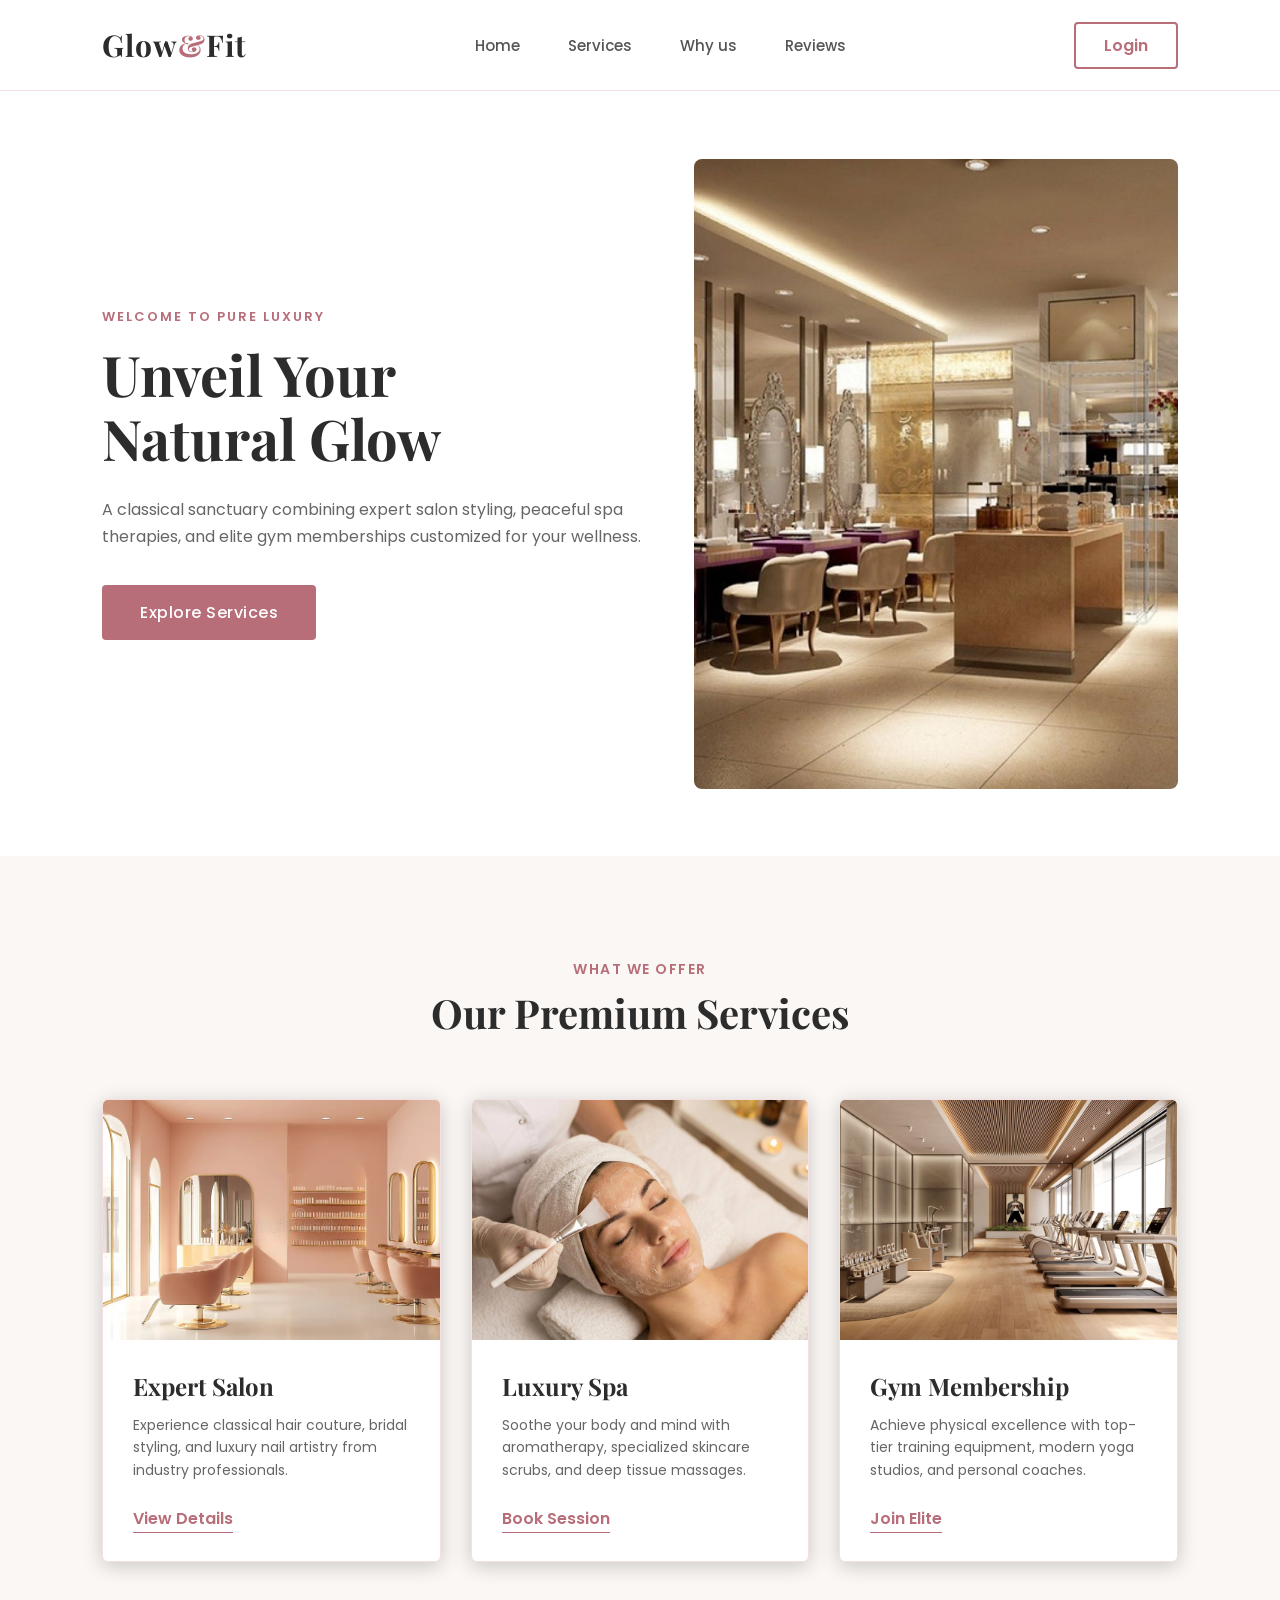
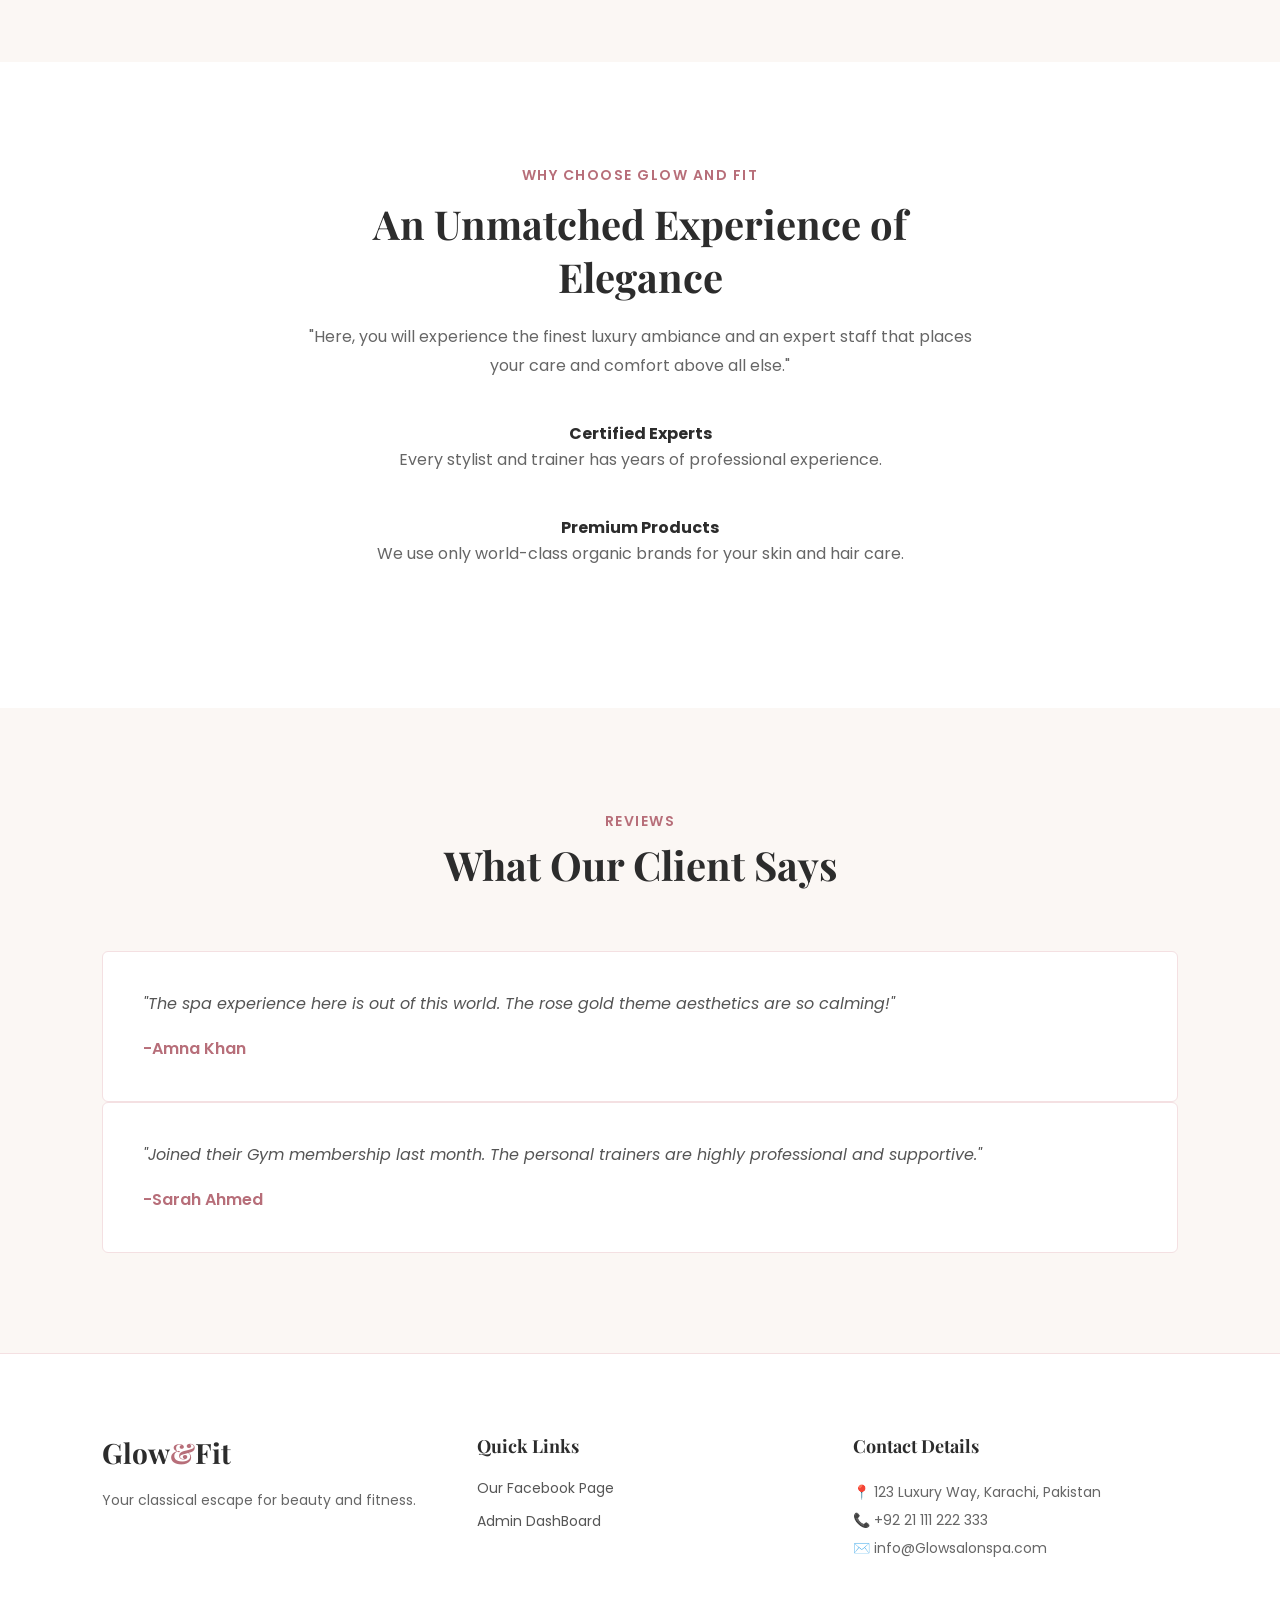
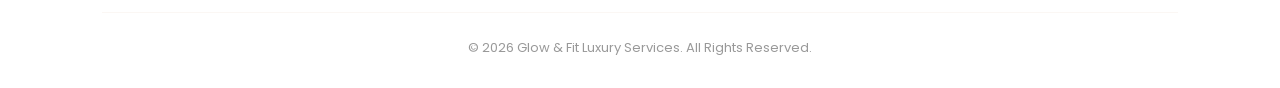
<file: landing_page.html>
<!DOCTYPE html>
<html lang="en">
<head>
    <meta charset="UTF-8">
    <meta name="viewport" content="width=device-width, initial-scale=1.0">
    <title>Glow and Fit |Spa, Salon & Gym</title>
    <link rel="stylesheet" href="landing_page.css">
    <link href="https://fonts.googleapis.com/css2?family=Playfair+Display:ital,wght@0,400..900;1,400..900&family=Poppins:wght@300;400;500;600&display=swap" rel="stylesheet">
</head>
<body>
<header class="navbar">
    <div class="logo">Glow<span>&</span>Fit</div>
    <nav class="nav-links">
     <a href="#home">Home</a>  
     <a href="#services">Services</a>
     <a href="#why-choose-us">Why us</a> 
     <a href="#testimonails">Reviews</a>
    </nav>
    <div class="nav-btn">
        <a href="dashboard.html" class="btn-login">Login</a>
    </div>
</header>
<!--Hero section-->
<section id="home" class="hero">
   <div class="hero-content">
   <span class="hero-tagline">Welcome to Pure Luxury</span> 
   <h1>Unveil Your <br>Natural Glow</h1>
   <p>A classical sanctuary combining expert salon styling, peaceful spa therapies, and elite gym memberships customized for your wellness.</p>
   <a href="#services" class="btn-cta">Explore Services</a>
   </div>
   <div class="hero-img-container">
   <div class="hero-main-img"></div>
   </div>
   </section>
   <!---SERVICES SECTION-->
   <section id="services" class="services-container">
        <div class="section-title">
            <span>What We Offer</span>
            <h2>Our Premium Services</h2>
        </div>
        <div class="services-grid">
        <!--SERVICES 1: SPA SERVICES-->  
    <div class="service-card">
        <div class="card-image salon-img"></div>
        <div class="card-content">
            <h3>Expert Salon</h3>
            <p>Experience classical hair couture, bridal styling, and luxury nail artistry from industry professionals.</p>
                    <a href="#" class="card-link">View Details</a>
        </div>
    </div>  
    <!---SERVICES 2: SPA-->
    <div class="service-card">
        <div class="card-image spa-img"></div>
        <div class="card-content">
            <h3>Luxury Spa</h3>
            <p>Soothe your body and mind with aromatherapy, specialized skincare scrubs, and deep tissue massages.</p>
            <a href="#" class="card-link">Book Session </a>
        </div>
    </div>
    <!---SERVICES 3:GYM-->
    <div class="service-card">
        <div class="card-image gym-img"></div>
        <div class="card-content">
            <h3>Gym Membership</h3>
            <p>Achieve physical excellence with top-tier training equipment, modern yoga studios, and personal coaches.</p>
                    <a href="#" class="card-link">Join Elite</a>
                </div>
        </div>
    </div>
    </section>
    <!---WHY CHOOSE US SECTION-->
    <section id="why-choose-us" class="why-us-container">
        <div class="why-us-content">
            <span>Why choose Glow and Fit</span>
            <h2>An Unmatched Experience of Elegance</h2>
            <p>"Here, you will experience the finest luxury ambiance and an expert staff that places your care and comfort above all else."</p>
            <div class="features-list">
                <div class="feature-item">
                    <h4>Certified Experts</h4>
                    <p>Every stylist and trainer has years of professional experience.</p>
                </div>
                <div class="feature-item">
                    <h4>Premium Products</h4>
                    <p>We use only world-class organic brands for your skin and hair care.</p>
                </div>
            </div>
        </div>
    </section>
    <!---TESTIMONIALS SECTION-->
    <section id="testimonials" class="testimonails-container">
        <div class="section-title">
            <span>Reviews</span>
            <h2>What Our Client Says</h2>
        </div>
        <div class="testimonials-grid">
            <div class="testimonial-card">
              <p class="review-text">"The spa experience here is out of this world. The rose gold theme aesthetics are so calming!"</p>
             <h4 class="cleint-name">-Amna Khan</h4>
            </div>
            <div class="testimonial-card">
             <p class="review-text">"Joined their Gym membership last month. The personal trainers are highly professional and supportive."</p>
          <h4 class="cleint-name">-Sarah Ahmed</h4>  
            </div>
        </div>
    </section>
   <!---FOOTER SECTION-->   
   <footer class="footer">
    <div class="footer-grid">
        <div class="footer-box">
    <h3 class="footer-logo">Glow<span>&</span>Fit</h3>
    <p>Your classical escape for beauty and fitness.</p>
        </div>
        <div class="footer-box">
            <h4>Quick Links</h4>
            <a href="https://www.facebook.com" target="_blank">Our Facebook Page</a>
            <a href="dashboard.html">Admin DashBoard</a>
        </div>
        <div class="footer-box">
                <h4>Contact Details</h4>
                <p>📍 123 Luxury Way, Karachi, Pakistan</p>
                <p>📞 +92 21 111 222 333</p>
                <p>✉️ info@Glowsalonspa.com</p>
            </div>
    </div>
    <div class="footer-bottom">
      <p>&copy; 2026 Glow & Fit Luxury Services. All Rights Reserved.</p>  
    </div>
   </footer>
</body>
</html>
</file>
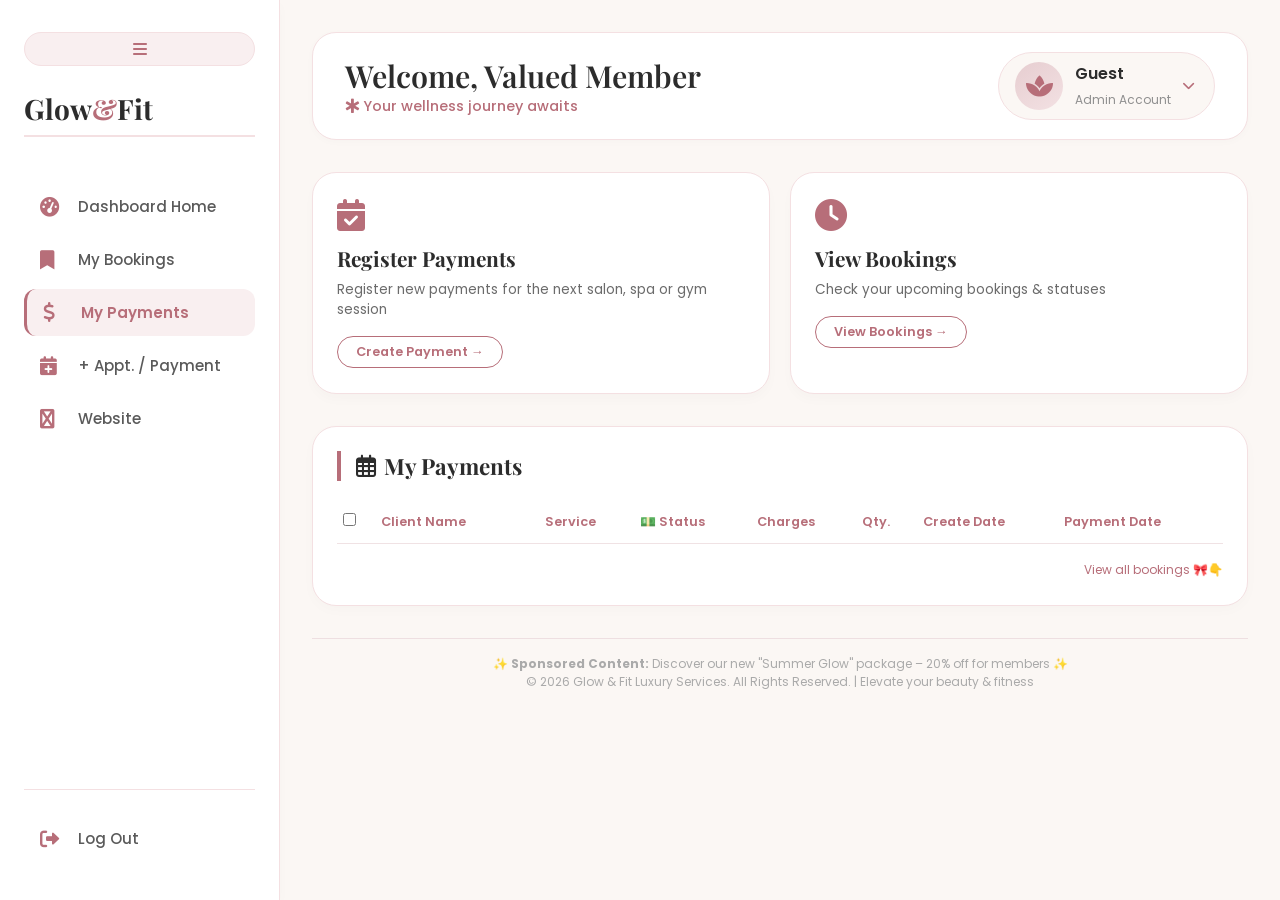
<file: PaymentDashboard.html>
<!DOCTYPE html>
<html lang="en">
<head>
    <meta charset="UTF-8">
    <meta name="viewport" content="width=device-width, initial-scale=1.0, user-scalable=yes">
    <title>Glow & Fit | Client Dashboard</title>
    <link rel="stylesheet" href="Dashboard.css">
    <link rel="stylesheet" href="Form.css">
    <link href="https://fonts.googleapis.com/css2?family=Playfair+Display:ital,wght@0,400..900;1,400..900&family=Poppins:wght@300;400;500;600;700&display=swap" rel="stylesheet">
    <link rel="stylesheet" href="https://cdnjs.cloudflare.com/ajax/libs/font-awesome/6.0.0-beta3/css/all.min.css">
</head>

    <!-- SIDEBAR -->

<body>
<div class="dashboard-wrapper">
    
    <aside class="sidebar">
        <button id="toggleSidebar" class="toggle-btn-inner">
            <i class="fas fa-bars"></i>
        </button>
        <div class="sidebar-logo">Glow<span>&</span>Fit</div>
        <ul class="nav-menu">
            <li><a href="Dashboard.html" class="nav-item"><i class="fas fa-tachometer-alt"></i> Dashboard Home</a></li>
            <li><a href="BookingDashboard.html" class="nav-item"><i class="fas fa-bookmark"></i> My Bookings</a></li>
            <li><a href="PaymentDashboard.html" class="nav-item active"><i class="fa fa-usd"></i>My Payments</a></li>
            <li><a href="#" class="nav-item bookNowBtn"><i class="fas fa-calendar-plus"></i>+ Appt. / Payment</a></li>
            <li><a href="index.html" class="nav-item"><i class="fa fa-internet-explorer"></i> Website</a></li>
        </ul>
        <div class="logout-item">
            <a href="#" class="nav-item log-out-btn-sidebar"><i class="fas fa-sign-out-alt"></i> Log Out</a>
        </div>
    </aside>

    <!-- MAIN DASHBOARD -->
    
    <main class="main-dashboard">
        <div class="mobile-nav-bar">
            <button id="openMobileSidebar" class="mobile-toggle-btn">
                <i class="fas fa-bars"></i> Menu
            </button>
            <div class="mobile-logo">Glow<span>&</span>Fit</div>
        </div>

        <!-- HEADER -->
        
        <div class="dashboard-header">
            <div class="welcome-area">
                <h1>Welcome, <span id="dynamic-user-name">Sophia Reynolds</span></h1>
                <p><i class="fas fa-star-of-life"></i> Your wellness journey awaits</p>
            </div>
            <div class="profile-section">
                <div class="profile-icon">
                    <i class="fas fa-spa"></i>
                </div>
                <div class="profile-info">
                    <h4 id="dynamic-profile-name">Sophia R.</h4>
                    <span>Admin Account</span>
                </div>
                <i class="fas fa-chevron-down" style="color:#b76e79; font-size: 0.8rem;"></i>
            </div>
        </div>

        <!-- SECTION 1 OR ROW 1-->
        
        <div class="quick-actions">
            <div class="action-card">
                <i class="fas fa-calendar-check"></i>
                <h3>Register Payments</h3>
                <p>Register new payments for the next salon, spa or gym session</p>
                <a href="#" class="action-btn bookNowBtn">Create Payment →</a>
            </div>
            <div class="action-card">
                <i class="fas fa-clock"></i>
                <h3>View Bookings</h3>
                <p>Check your upcoming bookings & statuses</p>
                <a href="BookingDashboard.html" class="action-btn">View Bookings →</a>
            </div>
        </div>

        <!-- PAYMENTS TABLE / DASHBOARD -->
        
        <div class="full-width-card">
            <div class="info-card table-wrapper">
                <h3><i class="far fa-calendar-alt"></i>My Payments</h3>
                <table class="appointments-table">
        <thead>         
            <tr>
                <th><input type="checkbox"></th>
                <th>Client Name</th>
                <th> </th>
                <th>Service</th>
                <th>💵 Status</th>
                <th>Charges</th>
                <th>Qty.</th>
                <th>Create Date</th>
                <th>Payment Date</th>
            </tr>
        </thead>
                    
        <tbody id="paymentTableBody"></tbody>
        
        </table>
                
        <div style="margin-top: 12px; text-align: right;">
                    <a href="BookingDashboard.html" class="card-link">View all bookings 🎀👇</a></div>
        </div>
        </div>

        <!-- FOOTER -->
        
        <div class="dashboard-footer">
            <p>✨ <strong>Sponsored Content:</strong> Discover our new "Summer Glow" package – 20% off for members ✨</p>
            <p>© 2026 Glow & Fit Luxury Services. All Rights Reserved. | Elevate your beauty & fitness</p>
        </div>
    </main>
</div>

<!-- LOG OUT -->

<div id="logoutModal" class="modal-overlay">
    <div class="logout-card">
        <div class="card-icon">
            <i class="fas fa-sign-out-alt"></i>
        </div>
        <h2>Are you sure you want to log out?</h2>
        <p>You will need to login again to access your Glow & Fit dashboard.</p>
        <div class="modal-buttons">
            <button id="confirmLogout" class="btn-yes">Yes, Log Out</button>
            <button id="cancelLogout" class="btn-no">No, Stay</button>
        </div>
    </div>
</div>

    <!-- FORM MODAL OPENS AND CLOSES WITH COMPLETE FORM DETAILS -->

<div class="login-overlay" id="loginModal">
            <div class="booking-modal">

                <span class="close-btn" id="closeModal">&times;</span>

                <div class="modal-header">
                    <h2 class="logo">Glow<span>&</span>Fit</h2>
                        <p>Register New Payment / Book New Appointment</p>
                </div>

            <form action="PaymentDashboard.html" class="modal-form" id="bookingForm">

                <!-- CLIENT NAME -->
                
                    <div class="input-group">
                        <label>Client Name</label>
                        <input type="text" id="clientName" placeholder="Client Full Name">
                    </div>

                <!-- DATES -->
                    <div class="row">
                        <div class="input-group">
                            <label>Create Date</label>
                            <input type="date" id="createDate">
                        </div>

                        <div class="input-group">
                            <label>Appointment Date</label>
                            <input type="date" id="appointmentDate">
                        </div>

                        <div class="input-group">
                    		<label>Payment Date</label>
                    		<input type="date" id="paymentDate">
                	     </div>
                    </div>

                    <!-- SERVICES -->

                    <div class="service-section">
    				<h4>Services Requested</h4>
    				<div class="service-item">
        				<label><input type="checkbox" class="service-checkbox" data-price="100">Haircut ($100)</label>
        				<input type="number" class="service-qty" placeholder="Qty" min="1" value="1" disabled>
    				</div>

    				<div class="service-item">
        				<label><input type="checkbox" class="service-checkbox" data-price="105">Sauna Therapy ($105)</label>
        				<input type="number" class="service-qty" placeholder="Qty" min="1" value="1" disabled>
    				</div>

    				<div class="service-item">
        				<label><input type="checkbox" class="service-checkbox" data-price="105">Red Light Therapy ($105)</label>
        				<input type="number" class="service-qty" placeholder="Qty" min="1" value="1" disabled>
    				</div>

    				<div class="service-item">
        				<label><input type="checkbox" class="service-checkbox" data-price="115">Facial Treatment ($115)</label>
        				<input type="number" class="service-qty" placeholder="Qty" min="1" value="1" disabled>
    				</div>

    				<div class="service-item">
        				<label><input type="checkbox" class="service-checkbox" data-price="500">Gym Subscription - Quarterly ($500)</label>
        				<input type="number" class="service-qty" placeholder="Qty" min="1" value="1" disabled>
    				</div>

    				<div class="service-item">
        				<label><input type="checkbox" class="service-checkbox" data-price="500">Aerobic Subscription - Quarterly ($500)</label>
        				<input type="number" class="service-qty" placeholder="Qty" min="1" value="1" disabled>
    				</div>
				</div>

                    <!-- STATUSES -->
                
                    <div class="row">

                    <div class="radio-box">
                        <h4>Payment Status</h4>

                            <label><input type="radio" name="payment" value="Received"> Received</label>

                            <label><input type="radio" name="payment" value="Pending"> Pending</label>

							<label><input type="radio" name="payment" value="Cancelled"> Cancelled</label>
                    </div>

                    <div class="radio-box">
                        <h4>Appointment Status</h4>

                            <label><input type="radio" name="appointment" value="Upcoming"> Upcoming</label>

                            <label><input type="radio" name="appointment" value="Completed"> Completed</label>

                            <label><input type="radio" name="appointment" value="Cancelled"> Cancelled</label>
                    </div>

                </div>

                <!-- CALCULATOR BOX -->

                    <div class="charges-box">

                    <h4>Your Bill</h4>

                    <div class="row">
                            <div class="input-group">
                                <label>Price</label>
                                <input type="number" id="Price">
                            </div>

                            <div class="input-group">
                                <label>Quantity</label>
                                <input type="number" id="Quantity">
                            </div>
                    </div>

                    <div class="result">
                            Total: $<span id="Total">0.00</span>
                    </div>

                    </div>

                    <button type="submit" class="btn-submit">Submit</button>

            </form>

            </div>
</div>

<script src="Dashboard.js"></script>   

</body>
</html>
</file>
<file: style.css>
* {
    margin: 0;
    padding: 0;
    box-sizing: border-box;
    text-decoration: none;
    list-style: none;
}
html {
    scroll-behavior: smooth;
}
body {
    font-family: 'Poppins', sans-serif;
    color: #2c2c2c; 
    background-color: #fbf7f4; 
}

/* --- NAVBAR SECTION --- */
.navbar {
    display: flex;
    justify-content: space-between;
    align-items: center;
    padding: 25px 8%;
    background-color: #ffffff; 
    border-bottom: 1px solid #f4e0e2; 
    position: sticky;
    top: 0;
    z-index: 1000;
}
.logo {
    font-family: 'Playfair Display', serif;
    font-size: 30px;
    font-weight: 700;
    color: #2c2c2c;
    letter-spacing: 1px;
}
.logo span {
    color: #b76e79;
}
.nav-links a {
    color: #555;
    font-weight: 500;
    margin: 0 22px;
    transition: color 0.3s ease;
    font-size: 15px;
}
.nav-links a:hover {
    color: #b76e79;   
}

/* Auth Buttons container flexbox layout */
.nav-auth-btns {
    display: flex;
    gap: 12px;
}



.btn-login, .btn-signup {
    background-color: #b76e79; 
    color: #ffffff;            
    border: 2px solid #b76e79;   
    padding: 10px 24px;
    border-radius: 4px;
    font-weight: 600;
    font-size: 14px;
    cursor: pointer;
    outline: none;
    transition: all 0.3s ease;
}

.btn-login:hover, .btn-signup:hover {
    background-color: #a25c67; 
    border-color: #a25c67;
    box-shadow: 0 4px 12px rgba(162, 92, 103, 0.3);
}
/* --- HERO SECTION --- */
.hero {
    height: 85vh;
    display: flex;
    align-items: center;
    justify-content: space-between;
    padding: 0 8%;
    background-color: #ffffff; 
}
.hero-content {
    max-width: 550px;
}
.hero-tagline {
   color: #b76e79; 
   font-weight: 600;
   text-transform: uppercase;
   letter-spacing: 2px;
   font-size: 13px;
   display: block;
   margin-bottom: 15px;  
}
.hero-content h1 {
    font-family: 'Playfair Display', serif;
    font-size: 56px;
    line-height: 1.15;
    color: #2c2c2c;
    margin-bottom: 25px;
}
.hero-content p {
    font-size: 16px;
    margin-bottom: 35px;
    line-height: 1.7;
    color: #666;    
}
.btn-cta {
    background-color: #b76e79;
    color: #ffffff;
    padding:  15px 38px;
    border-radius: 4px;
    font-weight: 500;
    letter-spacing: 0.5px;
    transition: background 0.3s ease;
    display: inline-block;
}
.btn-cta:hover {
    background-color: #a25c67;
}
.hero-img-container {
   width: 45%;
   height: 70vh;
}
.hero-main-img{
    width: 100%;
    height: 100%;
    background-image: url('hero-bg.jpg');
    background-size: cover;
    background-position: center;
    border-radius: 8px;
}

/* --- SERVICES SECTION --- */
.services-container {
    padding: 100px 8%;
    background-color: #fbf7f4;
}
.section-title {
    text-align: center;
    margin-bottom: 60px;
}
.section-title span {
    color: #b76e79;
    font-size: 14px;
    font-weight: 600;
    text-transform: uppercase;
    letter-spacing: 1.5px;
}
.section-title h2 {
    font-family: 'Playfair Display', serif;
    font-size: 40px;
    color: #2c2c2c;
    margin-top: 5px;
}
.services-grid {
    display: flex;
    justify-content: space-between;
    gap: 30px;
}
.service-card {
    background: #ffffff;
    flex: 1;
    border-radius: 6px;
    overflow: hidden;
    box-shadow: 0 4px 20px rgba(0, 0, 0, 0.2);
    border: 1px solid #f4e0e2;
    transition: transform 0.3s ease;
}
.service-card:hover {
    transform: translateY(-8px);
}
.card-image  {
    height: 240px;
    background-size: cover;
    background-position: center;
}
.salon-img  { background-image: url('salon.jpg'); }
.spa-img { background-image: url('spa.jpg'); }
.gym-img { background-image: url('gym.jpg'); }

.card-content {
    padding: 30px;
}
.card-content h3 {
    font-family: 'Playfair Display', serif;
    font-size: 24px;
    color: #2c2c2c;
    margin-bottom: 12px;
}
.card-content p {
    font-size: 14px;
    color: #666;
    line-height: 1.6;
    margin-bottom: 25px;
}
.card-link {
    color: #b76e79;
    font-weight: 600;
    border-bottom: 1px solid #b76e79;
    padding-bottom: 2px;
    transition: opacity 0.3s;
}
.card-link:hover {
    opacity: 0.7;
}

/* --- WHY CHOOSE US SECTION --- */
.why-us-container {
    padding: 100px 8%;
    background-color: #ffffff;
    display: flex;
    align-items: center;
    justify-content: center;
    text-align: center;
}
.why-us-content{
    max-width: 700px;
}
.why-us-content span {
    color: #b76e79;
    font-size: 14px;
    font-weight: 600;
    text-transform: uppercase;
    letter-spacing: 1.5px;
}
.why-us-content h2 {
    font-family: 'Playfair Display', serif;
    font-size: 40px;
    margin: 10px 0 20px 0;
}
.why-us-content p {
    color: #666;
    line-height: 1.8;
    margin-bottom: 40px;
}
.features-list {
    display: flex;
    justify-content: space-between;
    gap: 30px;
    text-align: left;
}
.feature-item {
    background-color: #fbf7f4;
    padding: 25px;
    border-radius: 6px;
    flex: 1;
    border-left: 4px solid #b76e79;
}
.feature-item h4 {
    font-family: 'Playfair Display', serif;
    font-size: 18px;
    margin-bottom: 8px;
    color: #2c2c2c;
}

/* --- TESTIMONIALS SECTION --- */
.testimonails-container {
    padding: 100px 8%;
    background-color: #fbf7f4;
}
.testimonails-grid {
    display: flex;
    justify-content: space-between;
    gap: 30px;
}
.testimonial-card {
    background-color: #ffffff;
    padding: 40px;
    border-radius: 6px;
    flex: 1;
    border: 1px solid #f4e0e2;
    position: relative;
}
.review-text {
    font-style: italic;
    color: #555;
    line-height: 1.5;
    margin-bottom: 20px;
}
.cleint-name {
    color: #b76e79;
    font-weight: 600;
}

/* --- FOOTER SECTION --- */
.footer {
    background-color: #ffffff;
    padding: 80px 8% 30px 8%;
    border-top: 1px solid #f4e0e2;
}
.footer-grid {
    display: flex;
    justify-content: space-between;
    gap: 50px;
    margin-bottom: 50px;
}
.footer-box {
    flex: 1;
}
.footer-logo {
    font-family: 'Playfair Display', serif;
    font-size: 28px;
    margin-bottom: 15px;
}
.footer-logo span { color: #b76e79;}
.footer-box h4{
    font-family: 'Playfair Display', serif;
    font-size: 18px;
    margin-bottom: 20px;
    color: #2c2c2c;
}
.footer-box p {
    color: #666;
    font-size: 14px;
    line-height: 2;
}
.footer-box a {
    display: block;
    color: #555;
    font-size: 14px;
    margin-bottom: 12px;
    transition: color 0.3s;
}
.footer-box a:hover {
    color: #b76e79;
}
.footer-bottom {
    text-align: center;
    border-top: 1px solid #fbf7f4;
    padding-top: 25px;
    font-size: 13px;
    color: #999;
}

/* ==========================================
    LOGIN / SIGNUP MODAL POP-UP STYLES 
   ========================================== */

.login-overlay {
    position: fixed;
    top: 0;
    left: 0;
    width: 100%;
    height: 100%;
    background: rgba(0, 0, 0, 0.6); 
    backdrop-filter: blur(8px); 
    display: none; 
    justify-content: center;
    align-items: center;
    z-index: 9999;
}

.login-modal-box {
    background: #fff;
    padding: 40px;
    border-radius: 20px;
    width: 90%;
    max-width: 450px;
    position: relative;
    box-shadow: 0 15px 35px rgba(0,0,0,0.2);
    animation: fadeIn 0.4s ease;
}

@keyframes fadeIn {
    from { opacity: 0; transform: translateY(-20px); }
    to { opacity: 1; transform: translateY(0); }
}

.close-btn {
    position: absolute;
    top: 15px;
    right: 20px;
    font-size: 28px;
    cursor: pointer;
    color: #888;
    z-index: 10;
}

.modal-header { 
    text-align: center; 
    margin-bottom: 25px; 
}

/* Tab System Header */
.auth-tabs {
    display: flex;
    justify-content: center;
    gap: 20px;
    margin-top: 15px;
    border-bottom: 2px solid #eee;
}
.tab-btn {
    background: none;
    border: none;
    font-size: 16px;
    font-weight: 600;
    color: #888;
    padding-bottom: 10px;
    cursor: pointer;
    position: relative;
    font-family: 'Poppins', sans-serif;
}
.tab-btn.active {
    color: #b76e79;
}
.tab-btn.active::after {
    content: '';
    position: absolute;
    bottom: -2px;
    left: 0;
    width: 100%;
    height: 2px;
    background-color: #b76e79;
}

/* Forms Visibility Toggle Class */
.style-hidden {
    display: none !important;
}

.input-field { 
    margin-bottom: 15px; 
    text-align: left; 
}

.input-field label { 
    display: block; 
    margin-bottom: 5px; 
    font-weight: 500; 
    font-size: 14px; 
}

.input-field input {
    width: 100%;
    padding: 12px;
    border: 1.5px solid #eee;
    border-radius: 8px;
    font-family: 'Poppins', sans-serif;
    transition: 0.3s;
}

.input-field input:focus {
    outline: none;
    border-color:#b76e79; 
    background: #fffaf0;
}

.btn-submit {
    width: 100%;
    padding: 14px;
    background: #1a1a1a;
    color: #fff;
    border: none;
    border-radius: 8px;
    font-size: 16px;
    font-weight: 600;
    cursor: pointer;
    margin-top: 10px;
    transition: 0.3s;
}

.btn-submit:hover {
    background:#b76e79; 
}

/* Error and Success message dynamic typography */
.error-msg {
    color: #d9534f;
    font-size: 13px;
    font-weight: 500;
    margin: 8px 0;
    text-align: left;
}
.error-msg.success {
    color: #2bba74;
}
.error-msg.error-text {
    color: #d9534f;
}

/* --- RESPONSIVE LAYOUT (Mobile & Tablet View) --- */
@media (max-width: 992px) {
    .navbar { padding: 20px 5%; }
    .hero { padding: 40px 5%; height: auto; }
    .hero-content h1 { font-size: 44px; }
}

@media (max-width: 768px) {
    /* Mobile standard support structure updated for buttons */
    .nav-links { display: none; }
    .navbar {
        padding: 15px 5%;
    }
    .hero { 
        flex-direction: column-reverse; 
        text-align: center; 
        padding: 60px 5% 40px 5%; 
    }
    .hero-content { max-width: 100%; margin-top: 30px; }
    .hero-content h1 { font-size: 36px; }
    .hero-img-container { width: 100%; height: 45vh; }
    
    .services-grid, 
    .features-list,
    .testimonials-grid, 
    .footer-grid { 
        flex-direction: column; 
        gap: 25px;
    }
    .service-card,
    .feature-item, 
    .testimonial-card,
    .footer-box {
        width: 100%;
        flex: none;
    }
    .services-container,
    .why-us-container,
    .testimonails-container,
    .footer {
        padding: 60px 5%;
    }
    .section-title h2,
    .why-us-content h2 { font-size: 30px; }
}
/* ==========================================
    ULTRA-PREMIUM LUXURY PRELOADER DESIGN
   ========================================== */

.custom-preloader {
    position: fixed;
    top: 0;
    left: 0;
    width: 100%;
    height: 100vh;
    background-color: #f8f5f0; 
    
    /* Background screen glass blur */
    backdrop-filter: blur(15px); 
    -webkit-backdrop-filter: blur(15px);
    
    display: flex;
    justify-content: center;
    align-items: center;
    z-index: 100000; 
    opacity: 1;
    visibility: visible;
    transition: opacity 0.7s cubic-bezier(0.25, 1, 0.5, 1), visibility 0.7s;
}

/* Haute Couture (High luxury) Font Styling */
.preloader-content {
    font-family: 'Playfair Display', serif;
    font-size: 72px; 
    font-weight: 500; 
    font-style: italic; 
    color: #111111; 
    letter-spacing: 6px; 
    text-align: center;
    padding: 0 24px;
    text-transform: none;
    line-height: 1.2;
    
    /* Ultra-smooth luxury fade animation */
    animation: premiumVelvetFade 2s infinite ease-in-out alternate;
}

/* Rose Gold "&" Sign with Distinctive Styling */
.preloader-content span {
    color: #b76e79; 
    font-style: italic;
    font-weight: 400;
    font-family: 'Playfair Display', serif;
    padding: 0 8px;
    display: inline-block;
}

/* Hidden Class */
.custom-preloader.fade-out {
    opacity: 0;
    visibility: hidden;
}

/* Cinematic Slow Fade Animation */
@keyframes premiumVelvetFade {
    0% {
        opacity: 0.3;
        transform: scale(0.98);
        letter-spacing: 4px;
    }
    100% {
        opacity: 1;
        transform: scale(1);
        letter-spacing: 6px; 
    }
}

/* ==========================================
    FULL RESPONSIVENESS (MOBILE & TABLET VIEW)
   ========================================== */

/* Tablets (Screens under 992px) */
@media (max-width: 992px) {
    .preloader-content {
        font-size: 56px;
        letter-spacing: 4px;
    }
}

/* Mobile Devices (Screens under 768px) */
@media (max-width: 768px) {
    .preloader-content {
        font-size: 42px; 
        letter-spacing: 3px;
    }
}

/* Small Mobile Devices (Screens under 480px) */
@media (max-width: 480px) {
    .preloader-content {
        font-size: 34px;
        letter-spacing: 2px;
    }
}
</file>
<file: Dashboard.css>
* {
    margin: 0;
    padding: 0;
    box-sizing: border-box;
    text-decoration: none;
    list-style: none;
}

html {
    scroll-behavior: smooth;
}

body {
    font-family: 'Poppins', sans-serif;
    background-color: #fbf7f4;
    color: #2c2c2c;
}


/* === DASHBOARD LAYOUT (CSS Grid) === */
.dashboard-wrapper {
    display: grid;
    grid-template-columns: 280px 1fr;
    min-height: 100vh;
    transition: all 0.3s ease;
}

@media (max-width: 900px) {
    .dashboard-wrapper {
        display: block;
    }

    .main-dashboard {
        width: 100%;
        padding: 1rem;
    }
}

/* ----- SIDEBAR (Navigation Menu) ----- */
.sidebar {
    background-color: #ffffff;
    border-right: 1px solid #f4e0e2;
    padding: 2rem 1.5rem;
    display: flex;
    flex-direction: column;
    position: sticky;
    top: 0;
    height: 100vh;
    overflow-y: auto;
    box-shadow: 0 4px 12px rgba(0, 0, 0, 0.02);
    transition: all 0.3s ease;
}

.sidebar-logo {
    font-family: 'Playfair Display', serif;
    font-size: 28px;
    font-weight: 700;
    color: #2c2c2c;
    margin-bottom: 2.5rem;
    padding-bottom: 0.5rem;
    border-bottom: 2px solid #f4e0e2;
    white-space: nowrap;
    overflow: hidden;
    transition: all 0.3s ease;
}

.sidebar-logo span {
    color: #b76e79;
}

.nav-menu {
    flex: 1;
}

.nav-item {
    display: flex;
    align-items: center;
    gap: 14px;
    padding: 12px 16px;
    margin: 6px 0;
    border-radius: 12px;
    color: #5a5a5a;
    font-weight: 500;
    transition: all 0.25s ease;
    font-size: 15px;
    white-space: nowrap;
}

.nav-item i {
    width: 24px;
    font-size: 1.2rem;
    color: #b76e79;
    flex-shrink: 0;
    transition: all 0.3s ease;
}

.nav-item:hover {
    background-color: #fbf7f4;
    color: #b76e79;
    transform: translateX(4px);
}

.nav-item.active {
    background: #f9eff0;
    color: #b76e79;
    font-weight: 600;
    border-left: 3px solid #b76e79;
}

.logout-item {
    margin-top: 2rem;
    border-top: 1px solid #f4e0e2;
    padding-top: 1.2rem;
}

/* ----- MAIN CONTENT (DASHBOARD CORE)----- */
.main-dashboard {
    background-color: #fbf7f4;
    padding: 2rem 2rem 2rem 2rem;
}

/* Top header area */
.dashboard-header {
    display: flex;
    justify-content: space-between;
    align-items: center;
    flex-wrap: wrap;
    gap: 1rem;
    margin-bottom: 2rem;
    background: white;
    padding: 1.2rem 2rem;
    border-radius: 24px;
    box-shadow: 0 2px 8px rgba(0,0,0,0.02);
    border: 1px solid #f4e0e2;
}

.welcome-area h1 {
    font-family: 'Playfair Display', serif;
    font-size: 1.9rem;
    font-weight: 600;
    color: #2c2c2c;
}

.welcome-area p {
    color: #b76e79;
    font-weight: 500;
    font-size: 0.9rem;
}

.profile-section {
    display: flex;
    align-items: center;
    gap: 12px;
    flex-wrap: wrap;
    background: #fbf7f4;
    padding: 8px 20px 8px 16px;
    border-radius: 60px;
    border: 1px solid #f4e0e2;
}

.profile-info {
    min-width: 0;
}

.profile-icon {
    width: 48px;
    height: 48px;
    background: linear-gradient(145deg, #e6cdd0, #f3e1e3);
    border-radius: 50%;
    display: flex;
    align-items: center;
    justify-content: center;
    font-size: 1.5rem;
    color: #b76e79;
    font-weight: bold;
}

.profile-info h4 {
    overflow: hidden;
    text-overflow: ellipsis;
    white-space: nowrap;
	font-weight: 600;
    font-size: 1rem;
}

.profile-info span {
    font-size: 0.75rem;
    color: #8f8f8f;
}

/* Quick actions */
.quick-actions {
    display: grid;
    grid-template-columns: repeat(auto-fit, minmax(220px, 1fr));
    gap: 20px;
}

.action-card {
    background: white;
    flex: 1;
    min-width: unset;
    padding: 1.6rem 1.5rem;
    border-radius: 24px;
    border: 1px solid #f4e0e2;
    transition: all 0.2s ease;
    box-shadow: 0 6px 12px rgba(0,0,0,0.02);
}

.action-card:hover {
    transform: translateY(-4px);
    box-shadow: 0 15px 25px rgba(183, 110, 121, 0.08);
    border-color: #e6c5c9;
}

.action-card i {
    font-size: 2rem;
    color: #b76e79;
    margin-bottom: 0.8rem;
}

.action-card h3 {
    font-family: 'Playfair Display', serif;
    font-size: 1.3rem;
    margin-bottom: 0.4rem;
}

.action-card p {
    font-size: 0.85rem;
    color: #6b6b6b;
    margin: 0.5rem 0 1rem;
}

.action-btn {
    display: inline-block;
    background: transparent;
    border: 1.5px solid #b76e79;
    color: #b76e79;
    padding: 6px 18px;
    border-radius: 40px;
    font-size: 0.8rem;
    font-weight: 600;
    transition: 0.2s;
}

.action-btn:hover {
    background: #b76e79;
    color: white;
}

/* Dashboard Grid */
.dashboard-grid {
    display: grid;
    grid-template-columns: repeat(2, 1fr); /* Forces exactly 2 equal columns */
    gap: 24px;
    margin-top: 2rem;
	margin-bottom: 2rem;
}

.info-card {
    background: #ffffff;
    border-radius: 24px;
    border: 1px solid #f4e0e2;
    padding: 1.5rem;
    box-shadow: 0 4px 14px rgba(0, 0, 0, 0.02);
}

.info-card h3 {
    font-family: 'Playfair Display', serif;
    font-size: 1.4rem;
    margin-bottom: 1.2rem;
	display: flex;
    align-items: center;
    gap: 8px;
    border-left: 4px solid #b76e79;
    padding-left: 15px;
}

.full-width-card {
    margin-top: 2rem;
	width: 100%;
    box-sizing: border-box;
	margin-bottom: 2rem;
}

/* Table Styles */
.appointments-table {
    width: 100%;
    border-collapse: collapse;
}

.appointments-table th,
.appointments-table td {
    text-align: left;
    padding: 12px 6px;
    border-bottom: 1px solid #f0e2e4;
    font-size: 0.85rem;
}

.appointments-table th {
    color: #b76e79;
    font-weight: 600;
    font-size: 0.8rem;
}

.table-wrapper {
    overflow-x: auto;
    width: 100%;
}

.status-badge {
    background: #e5f4e8;
    color: #2b6e3b;
    padding: 4px 12px;
    border-radius: 40px;
    font-size: 0.7rem;
    font-weight: 600;
    display: inline-block;
}

.service-badge {
    padding: 4px 12px;
    border-radius: 40px;
    font-size: 11px;
    font-weight: 600;
    display: inline-block;
    text-transform: uppercase;
    background: #f9eff0;
    color: #b76e79;
    width: 70px;
    text-align: center;
}

.status-confirmed {
    background: #e5f4e8;
    color: #2b6e3b;
    padding: 4px 12px;
    border-radius: 40px;
    font-size: 11px;
    font-weight: 600;
    display: inline-block;
}

.status-pending {
    background: #ffeed9;
    color: #b8621a;
    padding: 4px 12px;
    border-radius: 40px;
    font-size: 11px;
    font-weight: 600;
    display: inline-block;
}

.status-cancelled {
  background-color: #FCE8E6;
  color: #A51D24;
  padding: 4px 12px;
  border-radius: 40px;
  font-size: 11px;
  font-weight: 600;
  display: inline-block;
 }

tbody tr:hover {
  background-color: #f9eff0;
}


/* Services List */
.services-list {
    list-style: none;
}

.services-list li {
    padding: 12px 0;
    border-bottom: 1px solid #f4e0e2;
    display: flex;
    justify-content: space-between;
    align-items: center;
}

.service-price {
    font-weight: 600;
    color: #b76e79;
}

/* Special Offers */
.special-offers {
    background: linear-gradient(135deg, #fff7f5, #ffffff);
    border-left: 4px solid #b76e79;
}

.offer-item {
    display: flex;
    align-items: center;
    gap: 12px;
    margin: 12px 0;
}

.offer-item i {
    color: #b76e79;
    width: 28px;
}

/* Help Links */
.help-links {
    display: flex;
    gap: 1rem;
    margin-top: 1rem;
    flex-wrap: wrap;
}

.help-links a {
    color: #5a5a5a;
    font-size: 0.85rem;
    transition: color 0.2s;
}

.help-links a:hover {
    color: #b76e79;
}

/* Past Services */
.past-item {
    display: flex;
    justify-content: space-between;
    padding: 10px 0;
    border-bottom: 1px dashed #f0e0e2;
}

/* Card Links */
.card-link {
    color: #b76e79;
    font-size: 0.75rem;
    transition: opacity 0.3s;
}

.card-link:hover {
    opacity: 0.7;
}

/* Footer */
.dashboard-footer {
    width: 100%;
	margin-top: auto;
    text-align: center;
    padding: 1rem;
    font-size: 0.75rem;
    color: #aaa;
    border-top: 1px solid #eedfe1;
}

/* ===== BASE RESPONSIVE FOR GRIDS ===== */
@media (max-width: 900px) {
    .dashboard-grid {
        grid-template-columns: 1fr;
    }

    .main-dashboard {
        padding: 1.2rem;
    }

    .dashboard-header {
        flex-direction: column;
        align-items: flex-start;
		gap: 1rem;
		margin-bottom: 2rem;
		border-radius: 24px;
    	box-shadow: 0 2px 8px rgba(0,0,0,0.02);
    }
}

@media (max-width: 550px) {
    .quick-actions {
        flex-direction: column;
    }

    .profile-section {
        width: 100%;
        justify-content: space-between;
    }

    .appointments-table th,
    .appointments-table td {
        padding: 8px 4px;
        font-size: 0.75rem;
    }
} 

/* ====================================================== */
/* ADDED BY ALISHBA: LOGOUT MODAL BOX FUNCTIONAL STYLES   */
/* ====================================================== */
.modal-overlay {
    position: fixed;
    top: 0;
    left: 0;
    width: 100%;
    height: 100%;
    background-color: rgba(44, 44, 44, 0.4); 
    backdrop-filter: blur(4px);
    display: flex;
    justify-content: center;
    align-items: center;
    z-index: 10000;
    opacity: 0;
    pointer-events: none;
    transition: all 0.3s ease-in-out;
}

.modal-overlay.show {
    opacity: 1;
    pointer-events: auto;
}

.logout-card {
    background-color: #ffffff;
    padding: 35px 40px;
    border-radius: 24px;
    box-shadow: 0 15px 35px rgba(183, 110, 121, 0.15);
    text-align: center;
    max-width: 420px;
    width: 90%; 
    transform: scale(0.85);
    transition: transform 0.3s ease-in-out;
    border: 1px solid #f4e0e2;
}

.modal-overlay.show .logout-card {
    transform: scale(1);
}

.card-icon {
    font-size: 2.6rem;
    color: #b76e79; 
    margin-bottom: 15px;
}

.logout-card h2 {
    font-family: 'Playfair Display', serif;
    color: #2c2c2c;
    font-size: 1.45rem;
    margin-bottom: 10px;
    font-weight: 600;
}

.logout-card p {
    color: #6b6b6b;
    font-size: 0.88rem;
    line-height: 1.5;
    margin-bottom: 25px;
}

.modal-buttons {
    display: flex;
    gap: 15px;
    justify-content: center;
}

.modal-buttons button {
    padding: 12px 24px;
    border: none;
    border-radius: 50px; 
    font-size: 0.9rem;
    font-weight: 600;
    cursor: pointer;
    flex: 1;
    transition: all 0.2s ease;
}

.btn-yes {
    background-color: #b76e79; 
    color: white;
}

.btn-yes:hover {
    background-color: #a25c67;
    box-shadow: 0 6px 15px rgba(183, 110, 121, 0.3);
}

.btn-no {
    background-color: #fbf7f4;
    color: #b76e79;
    border: 1px solid #f4e0e2 !important;
}

.btn-no:hover {
    background-color: #f9eff0;
}

@media (max-width: 380px) {
    .modal-buttons {
        flex-direction: column;
    }
    .logout-card {
        padding: 25px 20px;
    }
}

/* ========================================================
   FIXED: DESKTOP COLLAPSE & MOBILE DRAWER LOGIC
   ======================================================== */

/* 1. DESKTOP MODE (Jab bars par click ho to sidebar chota ho jaye) */
@media (min-width: 901px) {
    .dashboard-wrapper.sidebar-collapsed {
        grid-template-columns: 85px 1fr !important; /* Sidebar ko chota karega */
    } 

    /* Collapse hone par logo aur links ka text hide ho jaye, sirf icons bachein */
    .dashboard-wrapper.sidebar-collapsed .sidebar-logo,
    .dashboard-wrapper.sidebar-collapsed .nav-item {
        overflow: hidden;
        white-space: nowrap;
    }

    .dashboard-wrapper.sidebar-collapsed .sidebar-logo span,
    .dashboard-wrapper.sidebar-collapsed .nav-item {
        font-size: 0 !important; 
    }

    .dashboard-wrapper.sidebar-collapsed .sidebar {
        padding: 2rem 0.5rem !important;
        align-items: center;
    }

    .dashboard-wrapper.sidebar-collapsed .nav-item {
        justify-content: center;
        width: 100%;
    }

    .dashboard-wrapper.sidebar-collapsed .nav-item i {
        font-size: 1.4rem; /* Icons thode bade aur center dikhenge */
        margin: 0;
    }
}

/* 2. MOBILE MODE (Glow & Fit Mobile Header aur Drawer Logic) */
@media (max-width: 900px) {
    .mobile-nav-bar {
        display: flex !important;
		justify-content: space-between;
        align-items: center;
    }

	.mobile-toggle-btn {
        display: flex !important;
        align-items: center;
        gap: 8px;
    }

    .sidebar {
        position: fixed !important;
        left: -300px !important; 
        top: 0;
        height: 100vh !important;
        width: min(280px, 80vw) !important;
        z-index: 9999 !important;
        transition: left 0.3s cubic-bezier(0.4, 0, 0.2, 1) !important; /* Smooth slide effect */
    }

    .dashboard-wrapper.mobile-sidebar-active .sidebar {
        left: 0 !important;
    }
    

    .sidebar .toggle-btn-inner {
        display: none !important;
    }
}
/* --- THEME CUSTOMIZATION FOR MOBILE HEADER --- */

/* 1. Mobile Toggle Button aur "Menu" text ko theme color dena */
.mobile-toggle-btn {
    background: #f9eff0 !important; /* Light pink background */
    border: 1px solid #f4e0e2 !important;
    color: #b76e79 !important; /* Theme Rose Gold color */
    padding: 8px 15px !important;
    border-radius: 50px !important;
    font-weight: 600 !important;
    display: flex;
    align-items: center;
    gap: 8px;
    cursor: pointer;
}

/* 2. Bars icon (Three lines) ka color change */
.mobile-toggle-btn i {
    color: #b76e79 !important;
    font-size: 1.1rem;
}

/* 3. Logo jo kat raha hai usko fix karna */
.mobile-logo {
    font-family: 'Playfair Display', serif;
    font-size: 22px; /* Size thoda set kiya */
    font-weight: 700;
    color: #2c2c2c;
    white-space: nowrap; /* Katne se rokega */
    display: flex;
    align-items: center;
}

.mobile-logo span {
    color: #b76e79;
    margin: 0 2px;
}


/* 4. Mobile Top Bar ki styling (Spacing theek karne ke liye) */
@media (max-width: 900px) {
    .mobile-nav-bar {
        display: flex !important;
        justify-content: space-between;
        align-items: center;
        padding: 15px 20px !important;
        background: white !important;
        border-bottom: 1px solid #f4e0e2 !important;
        width: 100%;
        position: sticky;
        top: 0;
        z-index: 1000;
    }

}

@media (max-width: 480px){

    .mobile-nav-bar{
        padding: 12px 15px !important;
		border-radius: 24px;
		margin-bottom: 2rem;
    }

    .mobile-logo{
        font-size: 18px;
    }

    .mobile-toggle-btn{
        padding: 7px 12px !important;
        font-size: 14px;
    }
}

/* 1. DESKTOP MODE LOGO FIX (Text ko smoothly chupao taake logo na kate) */
@media (min-width: 901px) {
    .dashboard-wrapper.sidebar-collapsed .sidebar-logo {
        font-size: 0 !important;
        opacity: 0; 
        border-bottom: none !important; 
        padding-bottom: 0 !important;
        margin-bottom: 1.5rem !important;
        transition: all 0.3s ease;
    }

	.mobile-nav-bar {
    	display: none;
	}

    /* Logo ke andar wale '&' span ko bhi hide karne ke liye */
    .dashboard-wrapper.sidebar-collapsed .sidebar-logo span {
        font-size: 0 !important;
    }
}

/* 2. DESKTOP HAMBURGER THEME FIX (Default black line ko Rose Gold banana) */
.toggle-btn-inner {
    background: #f9eff0 !important; 
    border: 1px solid #f4e0e2 !important;
    color: #b76e79 !important; /* Glow & Fit ka Rose Gold color */
    padding: 8px 14px !important;
    border-radius: 50px !important; /* Rounded pill shape */
    cursor: pointer;
    transition: all 0.2s ease;
    display: inline-flex;
    align-items: center;
    justify-content: center;
    margin-bottom: 1.5rem; /* Logo aur button me perfect gap */
}

/* Hover effect: Jab mouse upar aaye to color invert ho jaye */
.toggle-btn-inner:hover {
    background: #b76e79 !important;
    color: white !important;
}

.toggle-btn-inner i {
    color: inherit !important; 
    font-size: 1rem !important;
}





/* =====================================================
   NEW BOOKING FORM MODAL POP-UP STYLES ---- BAKHTAWAR
   ====================================================== */



/* Modal Overlay - Poori screen cover karne ke liye */


.login-overlay {
    position: fixed;
    top: 0;
    left: 0;
    width: 100%;
    height: 100%;
	padding: 15px;
    background: rgba(0, 0, 0, 0.6); /* Black transparent background */
    backdrop-filter: blur(8px); /* Peeche ka area blur karne ke liye */
    display: none; /* Shuru mein hidden rahega */
    justify-content: center;
    align-items: center;
    z-index: 9999;
}

/* Modal Box Styling */

.login-modal-box {
    background: #fff;
	width: 95%;
    max-width: 800px;
    max-height: 90vh;
    overflow-y: auto;
    padding: 30px;
    border-radius: 24px;
    max-width: 450px;
    position: relative;
    box-shadow: 0 15px 35px rgba(0,0,0,0.2);
    animation: fadeIn 0.4s ease;
}

@keyframes fadeIn {
    from { opacity: 0; transform: translateY(-20px); }
    to { opacity: 1; transform: translateY(0); }
}

/* Close Button (X) */

.close-btn {
    position: absolute;
    top: 15px;
    right: 20px;
    font-size: 28px;
    cursor: pointer;
    color: #888;
}

.modal-header { 
    text-align: center; 
    margin-bottom: 25px; 
}

/* #form-container {
	display: flex;
	width: 100%;
} */




/* Form Elements */

.input-field { 
    margin-bottom: 15px; 
    text-align: left;
}

.input-field label { 
    display: block; 
    margin-bottom: 5px; 
    font-weight: 500; 
    font-size: 14px; 
}

.input-field input {
    width: 100%;
    padding: 12px;
    border: 1.5px solid #eee;
    border-radius: 8px;
    font-family: 'Poppins', sans-serif;
    transition: 0.3s;
}

.input-field input:focus {
    outline: none;
    border-color:#b76e79; 
    background: #fffaf0;
}

/* Submit Button */

.btn-submit {
    width: 100%;
    padding: 14px;
    background: #1a1a1a;
    color: #fff;
    border: none;
    border-radius: 8px;
    font-size: 16px;
    font-weight: 600;
    cursor: pointer;
    margin-top: 10px;
    transition: 0.3s;
}

.btn-submit:hover {
    background:#b76e79; 
}


/* Calculator */


.Calculator {
            background: white;
            padding: 20px;
            border-radius: 8px;
            box-shadow: 2px 4px 8px 2px;
            width: 100%;
    		max-width: 100%;
	}

.Calculator label {
            display: block;
            margin-bottom: 5px;
            font-weight: bold;
	}

.Calculator input {
            width: 100%;
            padding: 8px;
            box-sizing: border-box;
            border: 1px solid #ccc;
            border-radius: 4px;
	    margin-bottom: 15px;
	}

#Result {
            margin-top: 15px;
            font-size: 1.2em;
            font-weight: bold;
            color: #2c3e50;
        }
</file>
<file: Form.css>
.login-overlay {
    position: fixed;
    inset: 0;
    background: rgba(0,0,0,.55);
    backdrop-filter: blur(8px);

    display: none;
    justify-content: center;
    align-items: center;

    padding: 20px;
    z-index: 9999;
}

.booking-modal {

    background: #fff;
    width: 100%;
    max-width: 700px;

    max-height: 90vh;
    overflow-y: auto;

    border-radius: 24px;

    padding: 35px;

    position: relative;

    box-shadow:
    0 20px 40px rgba(0,0,0,.15);
}


/* Header CSS */

.modal-header {
    text-align: center;
    margin-bottom: 30px;
}

.logo {
    font-size: 42px;
    margin-bottom: 10px;
}

.logo span {
    color: #b76e79;
}



/* Input Field CSS */

.input-group {
    margin-bottom: 18px;
}

.input-group label {
    display: block;
    margin-bottom: 8px;
    font-weight: 600;
}

.input-group input {
    width: 100%;
    padding: 14px;
    border: 1px solid #e5e5e5;
    border-radius: 10px;
}


/* Responsiveness CSS - Desktop */


.row {
    display: grid;
    grid-template-columns: 1fr 1fr;
    gap: 15px;
}



/* Responsiveness CSS - Mobile */

@media(max-width:768px){

    .row{
        grid-template-columns: 1fr;
    }

    .booking-modal{
        padding:20px;
        max-height:95vh;
    }

    .logo{
        font-size:32px;
    }

}



/* Responsiveness CSS - Services Section - Desktop */

.service-section {
    border: 1px solid #eee;
    border-radius: 12px;
    padding: 20px;
    margin: 20px 0;
}

.service-item {

    display: flex;
    justify-content: space-between;
    align-items: center;

    gap: 15px;
    margin-bottom: 12px;
}

.service-item input[type="number"] {
    width: 90px;
}


/* Responsiveness CSS - Services Section - Mobile */

@media(max-width:600px){

    .service-item{
        flex-direction: column;
        align-items: flex-start;
    }

    .service-item input[type="number"]{
        width:100%;
    }

}


/* CSS - Status Boxes */


.radio-box {

    border: 1px solid #eee;
    border-radius: 12px;
    padding: 20px;
}

.radio-box h4 {
    margin-bottom: 10px;
}

.radio-box label {

    display: block;
    margin-bottom: 10px;
}


/* CSS - Charges / Calculator Section */


.charges-box {

    background: #fafafa;
    border-radius: 12px;
    padding: 20px;

    margin-top: 20px;
}

.result {

    margin-top: 15px;
    font-size: 20px;
    font-weight: 700;
    color: #b76e79;
}


/* CSS - Submit Button */


.btn-submit {

    width: 100%;
    padding: 15px;

    border: none;
    border-radius: 10px;

    background: #111;
    color: white;

    font-size: 16px;
    font-weight: 600;

    margin-top: 25px;
    cursor: pointer;
}

.btn-submit:hover {
    background: #b76e79;
}
</file>
<file: landing_page.css>
* {
    margin: 0;
    padding: 0;
    box-sizing: border-box;
    text-decoration: none;
    list-style: none;
}
html {
    scroll-behavior: smooth;
}
body {
    font-family: 'Poppins', sans-serif;
    color: #2c2c2c; /* Deep Charcoal for readability */
    background-color: #fbf7f4; /* Soft Beige Background */
}
/* --- NAVBAR SECTION --- */
.navbar {
    display: flex;
    justify-content: space-between;
   align-items: center;
   padding: 25px 8%;
   background-color: #ffffff; /* White navbar background */
    border-bottom: 1px solid #f4e0e2; /* Soft pink border line */
    position: sticky;
    top: 0;
    z-index: 1000;
}
.logo {
    font-family: 'Playfair Display', serif;
    font-size: 30px;
    font-weight: 700;
    color: #2c2c2c;
    letter-spacing: 1px;
}
.logo span {
    color: #b76e79;
}
.nav-links a {
    color: #555;
    font-weight: 500;
    margin: 0 22px;
    transition: color 0.3s ease;
    font-size: 15px;
}
.nav-links a:hover {
    color: #b76e79;   
}
.btn-login {
    background-color: transparent;
    color: #b76e79;  
    border: 2px solid #b76e79;   
    padding: 10px 28px;
    border-radius: 4px;
    font-weight: 600;
    transition: all 0.3s ease;
}
.btn-login:hover {
    background-color: #b76e79;   
    color: #ffffff;
    box-shadow: 0 4px 12px rgba(183, 110, 121, 0.2);
}
/* --- HERO SECTION --- */
.hero {
    height: 85vh;
    display: flex;
    align-items: center;
    justify-content: space-between;
    padding: 0 8%;
    background-color: #ffffff; /* White crisp hero background */
}
.hero-content {
    max-width: 550px;
}
.hero-tagline {
   color: #b76e79; 
   font-weight: 600;
   text-transform: uppercase;
   letter-spacing: 2px;
   font-size: 13px;
   display: block;
   margin-bottom: 15px;  
}
.hero-content h1 {
    font-family: 'Playfair Display', serif;
    font-size: 56px;
    line-height: 1.15;
    color: #2c2c2c;
    margin-bottom: 25px;
}
.hero-content p {
    font-size: 16px;
    margin-bottom: 35px;
    line-height: 1.7;
    color: #666;    
}
.btn-cta {
    background-color: #b76e79;
    color: #ffffff;
    padding:  15px 38px;
    border-radius: 4px;
    font-weight: 500;
    letter-spacing: 0.5px;
    transition: background 0.3s ease;
    display: inline-block;
}
.btn-cta:hover {
    background-color: #a25c67;
}
.hero-img-container {
   width: 45%;
   height: 70vh;
}
/* Hero section main picture placeholder */
.hero-main-img{
    width: 100%;
    height: 100%;
    background-image:  url('hero-bg.jpg');
    background-size: cover;
    background-position: center;
    border-radius: 8px;
}
/* --- SERVICES SECTION --- */
.services-container {
    padding: 100px 8%;
    background-color: #fbf7f4;
}
.section-title {
    text-align: center;
    margin-bottom: 60px;
}
.section-title span {
    color: #b76e79;
    font-size: 14px;
    font-weight: 600;
    text-transform: uppercase;
    letter-spacing: 1.5px;
}
.section-title h2 {
    font-family: 'Playfair Display', serif;
    font-size: 40px;
    color: #2c2c2c;
    margin-top: 5px;
}
.services-grid {
    display: flex;
    justify-content: space-between;
    gap: 30px;
}
.service-card {
    background: #ffffff;
    flex: 1;
    border-radius: 6px;
    overflow: hidden;
    box-shadow: 0 4px 20px rgba(0, 0, 0, 0.2);
    border: 1px solid #f4e0e2;
    transition: transform 0.3s ease;
}
.service-card:hover {
    transform: translateY(-8px);
}
.card-image  {
    height: 240px;
    background-size: cover;
    background-position: center;
}
.salon-img  {
    background-image:  url('salon.jpg');
}
.spa-img {
    background-image: url('spa.jpg');
}
.gym-img {
    background-image: url('gym.jpg');
}
.card-content {
    padding: 30px;
}
.card-content h3 {
    font-family: 'Playfair Display', serif;
    font-size: 24px;
    color: #2c2c2c;
    margin-bottom: 12px;
}
.card-content p {
    font-size: 14px;
    color: #666;
    line-height: 1.6;
    margin-bottom: 25px;
}
.card-link {
    color: #b76e79;
    font-weight: 600;
    border-bottom: 1px solid #b76e79;
    padding-bottom: 2px;
     transition: opacity 0.3s;
}
.card-link:hover {
    opacity: 0.7;
}
/* --- WHY CHOOSE US SECTION --- */
.why-us-container {
    padding: 100px 8%;
    background-color: #ffffff;
    display: flex;
    align-items: center;
    justify-content: center;
    text-align: center;
}
.why-us-content{
    max-width: 700px;
}
.why-us-content span {
    color: #b76e79;
    font-size: 14px;
    font-weight: 600;
    text-transform: uppercase;
    letter-spacing: 1.5px;
}
.why-us-content h2 {
    font-family: 'Playfair Display', serif;
    font-size: 40px;
    margin: 10px 0 20px 0;
}
.why-us-content p {
    color: #666;
    line-height: 1.8;
    margin-bottom: 40px;
}
.feautres-list {
    display: flex;
    justify-content: space-between;
    gap: 30px;
    text-align: left;
}
.feautre-item {
    background-color: #fbf7f4;
    padding: 25px;
    border-radius: 6px;
    flex: 1;
    border-left: 4px solid #b76e79;
}
.feautre-item h4 {
    font-family: 'Playfair Display', serif;
    font-size: 18px;
    margin-bottom: 8px;
    color: #2c2c2c;
}
/* --- TESTIMONIALS SECTION --- */
.testimonails-container {
    padding: 100px 8%;
    background-color: #fbf7f4;
}
.testimonails-grid {
    display: flex;
    justify-content: space-between;
    gap: 30px;
}
.testimonial-card {
    background-color: #ffffff;
    padding: 40px;
    border-radius: 6px;
    flex: 1;
    border: 1px solid #f4e0e2;
    position: relative;
}
.review-text {
    font-style: italic;
    color: #555;
    line-height: 1.5;
    margin-bottom: 20px;
}
.cleint-name {
    color: #b76e79;
    font-weight: 600;
}
/* --- FOOTER SECTION --- */
.footer {
    background-color: #ffffff;
    padding: 80px 8% 30px 8%;
   border-top: 1px solid #f4e0e2;
}
.footer-grid {
    display: flex;
    justify-content: space-between;
    gap: 50px;
    margin-bottom: 50px;
}
.footer-box {
    flex: 1;
}
.footer-logo {
    font-family: 'Playfair Display', serif;
    font-size: 28px;
    margin-bottom: 15px;
}
.footer-logo span { color: #b76e79;}
.footer-box h4{
    font-family: 'Playfair Display', serif;
    font-size: 18px;
    margin-bottom: 20px;
    color: #2c2c2c;
}
.footer-box p {
    color: #666;
    font-size: 14px;
   line-height: 2;
}
.footer-box a {
    display: block;
    color: #555;
    font-size: 14px;
    margin-bottom: 12px;
    transition: color 0.3s;
}
.footer-box a:hover {
    color: #b76e79;
}
.footer-bottom {
    text-align: center;
    border-top: 1px solid #fbf7f4;
    padding-top: 25px;
    font-size: 13px;
    color: #999;
}
/* --- RESPONSIVE LAYOUT (Mobile View) --- */
@media (max-width: 768px) {
    .nav-links { display: none; }
    .hero { flex-direction: column; text-align: center; height: auto; padding: 50px 5%; }
    .hero-image-container { width: 100%; height: 40vh; margin-top: 30px; }
    .services-grid, .features-list, .testimonials-grid, .footer-grid { flex-direction: column; }
    .hero-content h1 { font-size: 38px; }
}
</file>
